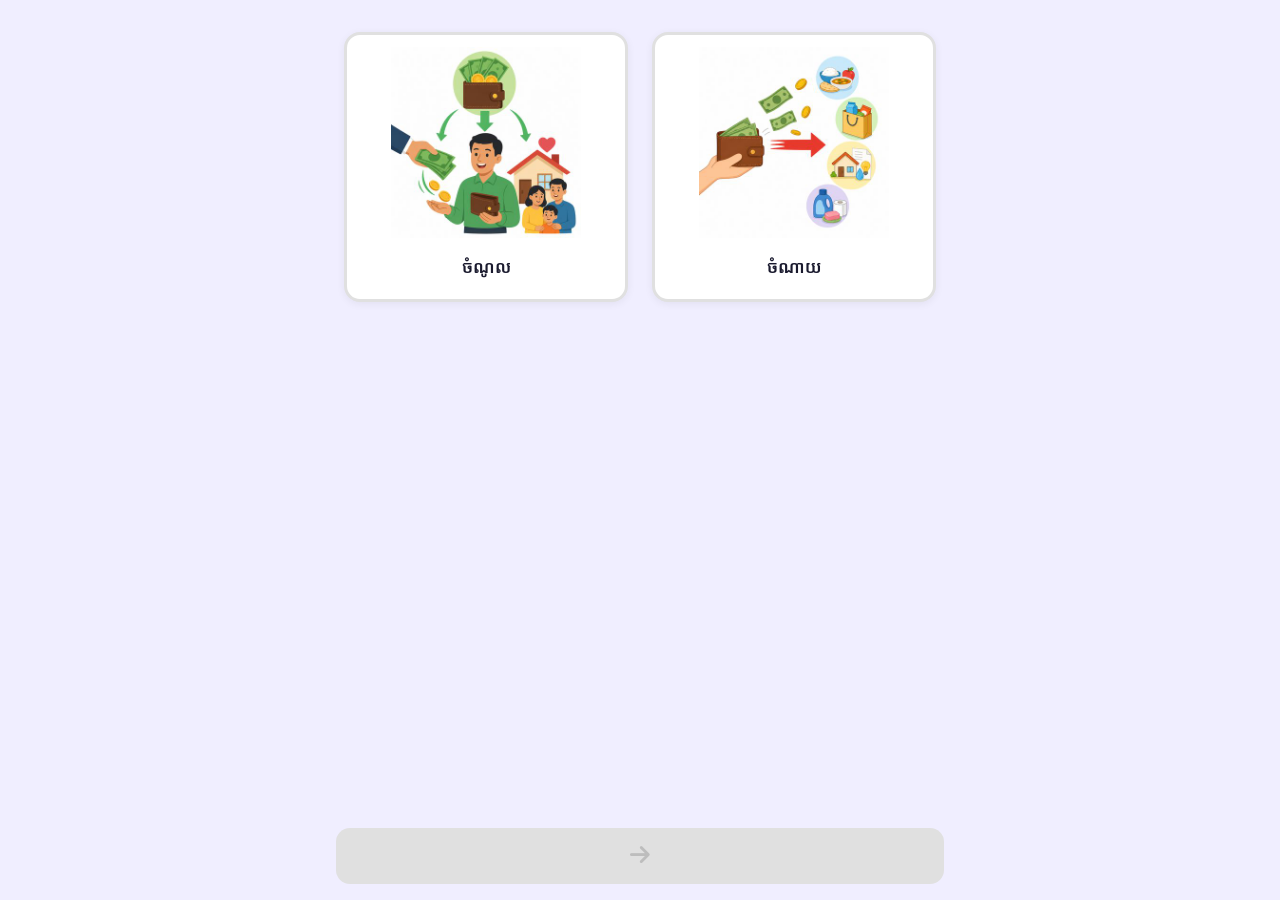
<file: index.html>
<!DOCTYPE html>
<html lang="km">
<head>
  <meta charset="UTF-8">
  <meta name="viewport" content="width=device-width, initial-scale=1.0, viewport-fit=cover">
  <meta name="theme-color" content="#F0EEFF">
  <meta name="apple-mobile-web-app-capable" content="yes">
  <meta name="apple-mobile-web-app-status-bar-style" content="default">
  <link rel="apple-touch-icon" href="icon-512.png">
  <link rel="manifest" href="manifest.json">
  <title>ម៉ែមាលាចំណូលចំណាយ</title>
  <link rel="icon" href="favicon.png" type="image/png">
  <link rel="preconnect" href="https://fonts.googleapis.com">
  <link rel="preconnect" href="https://fonts.gstatic.com" crossorigin>
  <link href="https://fonts.googleapis.com/css2?family=Noto+Sans+Khmer:wght@400;500;600;700&display=swap" rel="stylesheet">
  <link rel="stylesheet" href="https://cdnjs.cloudflare.com/ajax/libs/font-awesome/6.5.1/css/all.min.css">
  <link rel="stylesheet" href="style.css">
</head>
<body>
  <div id="pendingBanner" class="pending-banner" onclick="retryPending()">
    <i class="fa-solid fa-cloud-upload-alt"></i>
    <span id="pendingText">កំពុងរង់ចាំដាក់ស្នើ <span id="pendingCount">0</span> ប្រតិបត្តិការ — ចុចដើម្បីដាក់ស្នើ</span>
  </div>
  <!-- Page 1: Selection -->
  <div class="page page-selection active">
    <div class="container">
      <section class="selection" role="radiogroup" aria-label="ជ្រើសរើសប្រភេទចំណូល">
        <div class="card" tabindex="0" role="radio" aria-checked="false" data-value="income">
          <span class="card-check-badge" aria-hidden="true">
            <svg viewBox="0 0 24 24" fill="none"><path d="M5 13l4 4L19 7" stroke="currentColor" stroke-width="3" stroke-linecap="round" stroke-linejoin="round"/></svg>
          </span>
          <div class="card-image">
            <img src="images/ចំណូល.jpg" alt="ចំណូល" loading="lazy">
          </div>
          <p class="card-label">ចំណូល</p>
        </div>

        <div class="card" tabindex="0" role="radio" aria-checked="false" data-value="expense">
          <span class="card-check-badge" aria-hidden="true">
            <svg viewBox="0 0 24 24" fill="none"><path d="M5 13l4 4L19 7" stroke="currentColor" stroke-width="3" stroke-linecap="round" stroke-linejoin="round"/></svg>
          </span>
          <div class="card-image">
            <img src="images/ចំណាយ.jpg" alt="ចំណាយ" loading="lazy">
          </div>
          <p class="card-label">ចំណាយ</p>
        </div>
      </section>
    </div>

    <footer class="sticky-footer">
      <button class="btn-continue" id="btnContinue" disabled aria-label="បន្ត">
        <i class="fa-solid fa-arrow-right btn-icon"></i>
      </button>
    </footer>
  </div>

  <script src="script.js"></script>
</body>
</html>
</file>
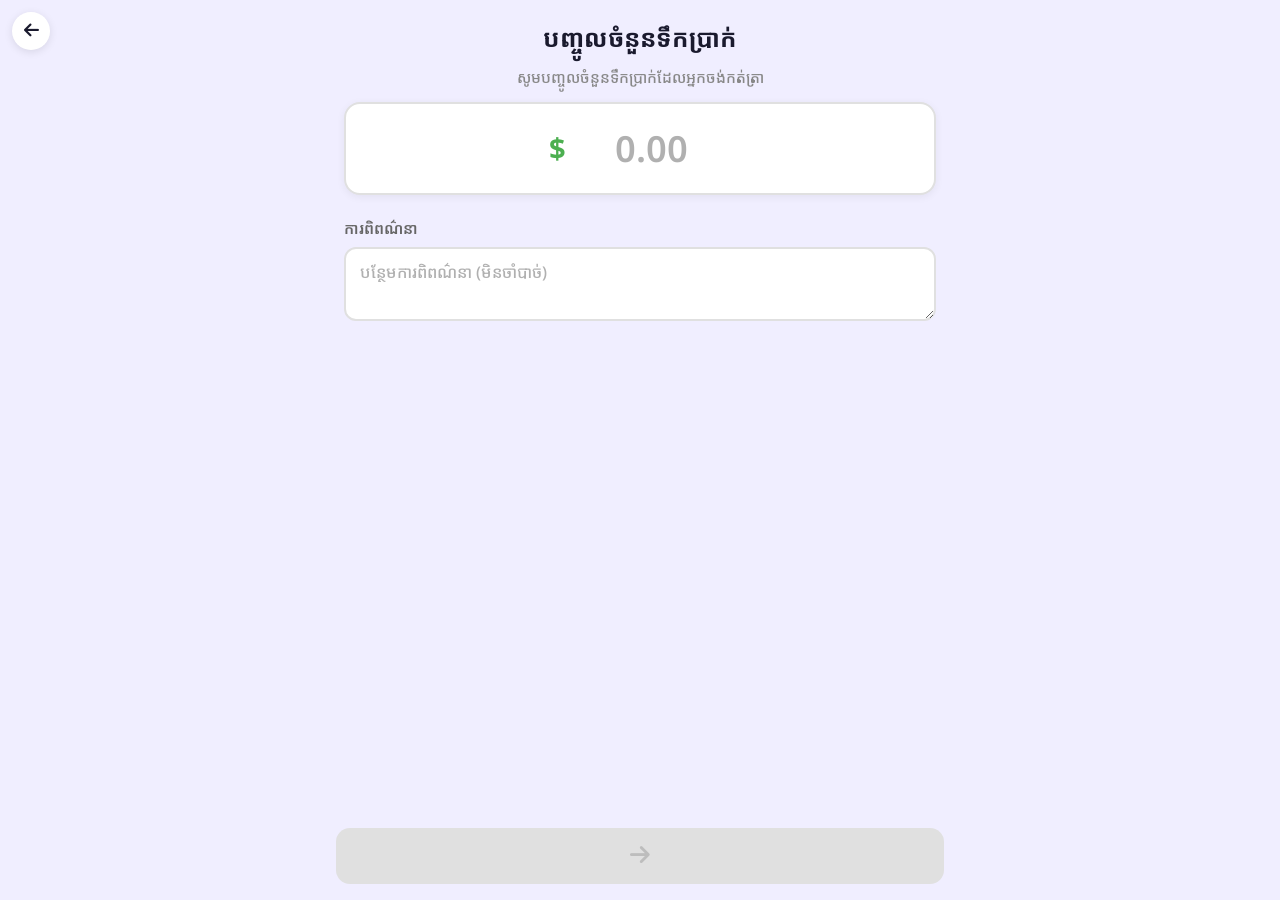
<file: amount.html>
<!DOCTYPE html>
<html lang="km">
<head>
  <meta charset="UTF-8">
  <meta name="viewport" content="width=device-width, initial-scale=1.0, viewport-fit=cover">
  <meta name="theme-color" content="#F0EEFF">
  <meta name="apple-mobile-web-app-capable" content="yes">
  <meta name="apple-mobile-web-app-status-bar-style" content="default">
  <link rel="apple-touch-icon" href="icon-512.png">
  <link rel="manifest" href="manifest.json">
  <title>បញ្ចូលចំនួនទឹកប្រាក់</title>
  <link rel="icon" href="favicon.png" type="image/png">
  <link rel="preconnect" href="https://fonts.googleapis.com">
  <link rel="preconnect" href="https://fonts.gstatic.com" crossorigin>
  <link href="https://fonts.googleapis.com/css2?family=Noto+Sans+Khmer:wght@400;500;600;700&display=swap" rel="stylesheet">
  <link rel="stylesheet" href="https://cdnjs.cloudflare.com/ajax/libs/font-awesome/6.5.1/css/all.min.css">
  <link rel="stylesheet" href="style.css">
</head>
<body>
  <button class="back-btn" id="backBtn" aria-label="ត្រឡប់ក្រោយ"><i class="fa-solid fa-arrow-left"></i></button>
  <div class="main">
  <h1>បញ្ចូលចំនួនទឹកប្រាក់</h1>
  <p class="subtitle">សូមបញ្ចូលចំនួនទឹកប្រាក់ដែលអ្នកចង់កត់ត្រា</p>

  <div class="content">
    <div class="amount-card">
      <div class="amount-input-wrap">
        <span class="amount-currency" id="currencySymbol">$</span>
        <input class="amount-input" id="amountInput" type="number" inputmode="decimal" placeholder="0.00" min="0" step="0.01">
      </div>
    </div>
    <div class="amount-note-wrap">
      <label for="noteInput">ការពិពណ៌នា</label>
      <textarea class="amount-note" id="noteInput" placeholder="បន្ថែមការពិពណ៌នា (មិនចាំបាច់)" rows="2"></textarea>
    </div>
  </div>
</div>

  <!-- Sticky Footer -->
  <footer class="sticky-footer">
    <button class="btn-continue" id="btnContinue" disabled>
      <i class="fa-solid fa-arrow-right btn-icon"></i>
    </button>
  </footer>

  <div id="statusOverlay" class="status-overlay">
    <div class="status-box">
      <div class="status-icon" id="statusIcon"><i class="fa-solid fa-check"></i></div>
      <div class="status-text" id="statusText">រក្សាទុកដោយជោគជ័យ</div>
    </div>
  </div>

  <script>
    // ── CONFIG ──
    const APPS_SCRIPT_URL = 'https://script.google.com/macros/s/AKfycbyeZqRIvY-IlkhADZQJNwMf-NU87p4HoWqMqpaA9r6SXOTaqmsfdn0jSHTZofUb_a1v/exec';

    const CATEGORY_LABELS = {
      salary: 'ប្រាក់ខែ', weekly: 'សប្តាហ៍', additional: 'ចំណូលបន្ថែម',
      household: 'ចំណាយក្នុងផ្ទះ', children: 'ចំណាយសម្រាប់កូន',
      personal: 'ចំណាយផ្ទាល់ខ្លួន', business: 'ចំណាយអាជីវកម្ម',
      debt: 'បំណុល', irregular: 'ចំណាយមិនទៀងទាត់',
      travel: 'ការធ្វើដំណើរ និងយានយន្ត'
    };

    let submitting = false;

    document.addEventListener('DOMContentLoaded', () => {
      const symbol = document.getElementById('currencySymbol');
      const input = document.getElementById('amountInput');
      const btn = document.getElementById('btnContinue');
      const overlay = document.getElementById('statusOverlay');
      const currencies = { USD: { symbol: '$', placeholder: '0.00', step: '0.01' }, KHR: { symbol: '៛', placeholder: '0', step: '1' } };
      let currency = 'USD';

      try {
        const saved = JSON.parse(localStorage.getItem('selectedCurrency'));
        if (saved && saved.currency && currencies[saved.currency]) currency = saved.currency;
      } catch (_) {}

      const cfg = currencies[currency];
      symbol.textContent = cfg.symbol;
      input.placeholder = cfg.placeholder;
      input.step = cfg.step;

      input.addEventListener('input', () => {
        btn.disabled = !(parseFloat(input.value) > 0);
      });

      document.getElementById('backBtn').addEventListener('click', () => {
        window.location.href = 'currency.html';
      });

      btn.addEventListener('click', async () => {
        if (submitting) return;
        const val = parseFloat(input.value);
        if (!(val > 0)) return;

        submitting = true;
        btn.disabled = true;
        const origHTML = btn.innerHTML;
        btn.innerHTML = '<i class="fa-solid fa-spinner fa-spin"></i> កំពុងរក្សាទុក...';

        // Collect all data
        const incomeType = localStorage.getItem('selectedIncomeType');
        const expenseType = localStorage.getItem('selectedExpenseType');
        const isIncome = !!incomeType;
        const payload = {
          requestId: Date.now().toString(36) + '-' + Math.random().toString(36).slice(2, 8),
          type: isIncome ? 'income' : 'expense',
          category: isIncome ? incomeType : (expenseType || ''),
          categoryLabel: CATEGORY_LABELS[isIncome ? incomeType : (expenseType || '')] || '',
          subCategory: localStorage.getItem('selectedSubCategory') || '',
          payment: localStorage.getItem('selectedPayment') || '',
          currency: currency,
          amount: val,
          note: document.getElementById('noteInput').value.trim(),
          _savedAt: new Date().toISOString()
        };

        // Save locally (backup)
        const txnKey = 'txn_' + Date.now() + '_' + Math.random().toString(36).slice(2, 6);
        localStorage.setItem(txnKey, JSON.stringify(payload));
        localStorage.setItem('lastTransaction', JSON.stringify(payload));

        // Send to Google Sheets (text/plain = no CORS preflight)
        try {
          const res = await fetch(APPS_SCRIPT_URL, {
            method: 'POST',
            mode: 'no-cors',
            headers: { 'Content-Type': 'text/plain;charset=utf-8' },
            body: JSON.stringify(payload),
            redirect: 'follow'
          });
          // With no-cors we can't read response, but no throw = request sent
          markSynced(txnKey);
          showStatus(overlay, true, 'រក្សាទុកដោយជោគជ័យ');
        } catch (err) {
          // Network error — keep as pending for retry
          renamePending(txnKey);
          showStatus(overlay, false, 'រក្សាទុកក្នុងម៉ាស៊ីនរួច (គ្មានអ៊ីនធឺណិត)');
        }

        // Clear selections for next entry
        ['selectedIncomeType', 'selectedExpenseType', 'selectedSubCategory',
         'selectedPayment', 'selectedCurrency', 'enteredAmount'].forEach(
          k => localStorage.removeItem(k)
        );

        btn.innerHTML = origHTML;
        setTimeout(() => { window.location.href = 'index.html'; }, 2000);
      });
    });

    function markSynced(key) {
      try {
        const data = JSON.parse(localStorage.getItem(key) || '{}');
        data._synced = true;
        localStorage.setItem(key, JSON.stringify(data));
      } catch (_) {}
    }

    function renamePending(key) {
      try {
        const data = localStorage.getItem(key);
        if (data) {
          localStorage.removeItem(key);
          localStorage.setItem('pending_' + key.slice(4), data);
        }
      } catch (_) {}
    }

    function showStatus(overlay, success, text) {
      const icon = document.getElementById('statusIcon');
      const msg = document.getElementById('statusText');
      icon.innerHTML = success
        ? '<i class="fa-solid fa-check-circle" style="font-size:3rem;color:#fff;"></i>'
        : '<i class="fa-solid fa-exclamation-circle" style="font-size:3rem;color:#fff;"></i>';
      msg.textContent = text;
      overlay.style.background = success ? 'var(--color-primary)' : '#FF9800';
      overlay.style.display = 'flex';
      overlay.style.opacity = '0';
      requestAnimationFrame(() => { overlay.style.opacity = '1'; });
    }
  </script>
</body>
</html>
</file>
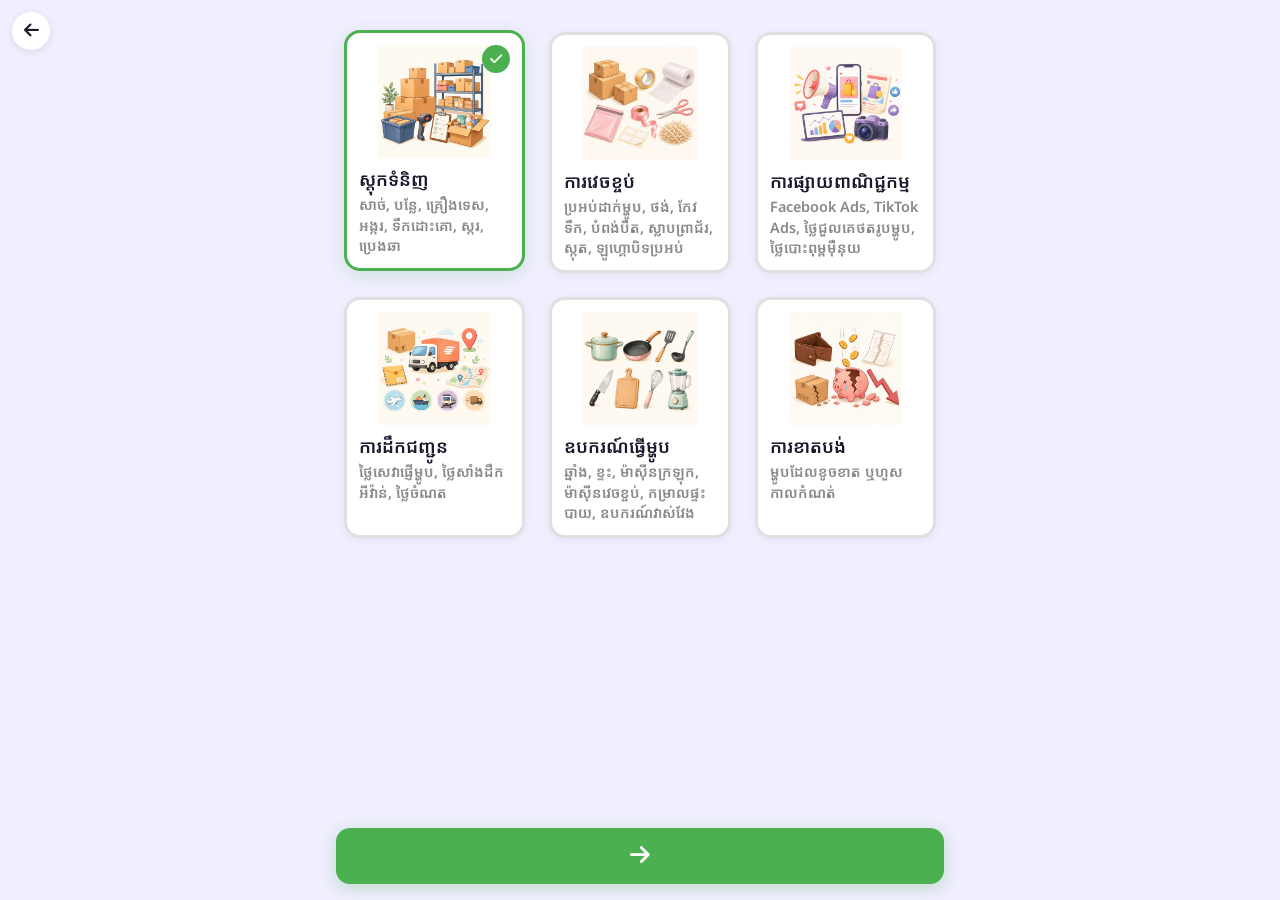
<file: business_expense.html>
<!DOCTYPE html>
<html lang="km">
<head>
  <meta charset="UTF-8">
  <meta name="viewport" content="width=device-width, initial-scale=1.0, viewport-fit=cover">
  <meta name="theme-color" content="#F0EEFF">
  <meta name="apple-mobile-web-app-capable" content="yes">
  <meta name="apple-mobile-web-app-status-bar-style" content="default">
  <link rel="apple-touch-icon" href="icon-512.png">
  <link rel="manifest" href="manifest.json">
  <title>ចំណាយអាជីវកម្ម</title>
  <link rel="icon" href="favicon.png" type="image/png">
  <link rel="preconnect" href="https://fonts.googleapis.com">
  <link rel="preconnect" href="https://fonts.gstatic.com" crossorigin>
  <link href="https://fonts.googleapis.com/css2?family=Noto+Sans+Khmer:wght@400;500;600;700&display=swap" rel="stylesheet">
  <link rel="stylesheet" href="https://cdnjs.cloudflare.com/ajax/libs/font-awesome/6.5.1/css/all.min.css">
  <link rel="stylesheet" href="style.css">
</head>
<body>
  <button class="back-btn" id="backBtn" aria-label="ត្រឡប់ក្រោយ"><i class="fa-solid fa-arrow-left"></i></button>
  <div class="page page-sub active">
    <div class="container">
      <div class="sub-grid">
        <div class="sub-card selected" tabindex="0" data-value="inventory">
          <span class="sub-card-check"><i class="fa-solid fa-check"></i></span>
          <div class="sub-card-image">
            <img loading="lazy" src="images/business_expense/business_inventory.jpg" alt="">
          </div>
          <div class="sub-card-title">ស្តុកទំនិញ</div>
          <div class="sub-card-examples">សាច់, បន្លែ, គ្រឿងទេស, អង្ករ, ទឹកដោះគោ, ស្ករ, ប្រេងឆា </div>
        </div>

        <div class="sub-card" tabindex="0" data-value="packaging">
          <span class="sub-card-check"><i class="fa-solid fa-check"></i></span>
          <div class="sub-card-image">
            <img loading="lazy" src="images/business_expense/business_packaging.jpg" alt="">
          </div>
          <div class="sub-card-title">ការវេចខ្ចប់</div>
          <div class="sub-card-examples">ប្រអប់ដាក់ម្ហូប, ថង់, កែវទឹក, បំពង់បឺត, ស្លាបព្រាជ័រ, ស្កុត, ឡូហ្គោបិទប្រអប់</div>
        </div>

        <div class="sub-card" tabindex="0" data-value="marketing">
          <span class="sub-card-check"><i class="fa-solid fa-check"></i></span>
          <div class="sub-card-image">
            <img loading="lazy" src="images/business_expense/business_marketing.jpg" alt="">
          </div>
          <div class="sub-card-title">ការផ្សាយពាណិជ្ជកម្ម</div>
          <div class="sub-card-examples">Facebook Ads, TikTok Ads, ថ្លៃជួលគេថតរូបម្ហូប, ថ្លៃបោះពុម្ពម៉ឺនុយ</div>
        </div>

        <div class="sub-card" tabindex="0" data-value="delivery">
          <span class="sub-card-check"><i class="fa-solid fa-check"></i></span>
          <div class="sub-card-image">
            <img loading="lazy" src="images/business_expense/business_delivery.jpg" alt="">
          </div>
          <div class="sub-card-title">ការដឹកជញ្ជូន</div>
          <div class="sub-card-examples">ថ្លៃសេវាផ្ញើម្ហូប, ថ្លៃសាំងដឹកអីវ៉ាន់, ថ្លៃចំណត</div>
        </div>

        <div class="sub-card" tabindex="0" data-value="equipment">
          <span class="sub-card-check"><i class="fa-solid fa-check"></i></span>
          <div class="sub-card-image">
            <img loading="lazy" src="images/business_expense/business_equipment.jpg" alt="">
          </div>
          <div class="sub-card-title">ឧបករណ៍ធ្វើម្ហូប</div>
          <div class="sub-card-examples">ឆ្នាំង, ខ្ទះ, ម៉ាស៊ីនក្រឡុក, ម៉ាស៊ីនវេចខ្ចប់, កម្រាលផ្ទះបាយ, ឧបករណ៍វាស់វែង</div>
        </div>

        <div class="sub-card" tabindex="0" data-value="losses">
          <span class="sub-card-check"><i class="fa-solid fa-check"></i></span>
          <div class="sub-card-image">
            <img loading="lazy" src="images/business_expense/business_losses.jpg" alt="">
          </div>
          <div class="sub-card-title">ការខាតបង់</div>
          <div class="sub-card-examples">ម្ហូបដែលខូចខាត ឬហួសកាលកំណត់</div>
        </div>
      </div>
    </div>

    <footer class="sticky-footer">
      <button class="btn-continue" id="btnContinue">
        <i class="fa-solid fa-arrow-right btn-icon"></i>
      </button>
    </footer>
  </div>

  <script>
    document.addEventListener('DOMContentLoaded', () => {
      const cards = document.querySelectorAll('.sub-card');
      const btn = document.getElementById('btnContinue');
      let selected = 'inventory';

      cards.forEach(card => {
        card.addEventListener('click', () => selectCard(card));
        card.addEventListener('keydown', e => {
          if (e.key === 'Enter' || e.key === ' ') {
            e.preventDefault();
            selectCard(card);
          }
        });
      });

      function selectCard(card) {
        cards.forEach(c => c.classList.remove('selected'));
        card.classList.add('selected');
        card.focus();
        selected = card.dataset.value;
      }

      document.getElementById('backBtn').addEventListener('click', () => {
        window.location.href = 'expense.html';
      });

      btn.addEventListener('click', () => {
        localStorage.setItem('expenseBack', 'expense.html');
        localStorage.setItem('selectedSubCategory', selected);
        window.location.href = 'payment.html';
      });
    });
  </script>
</body>
</html>
</file>
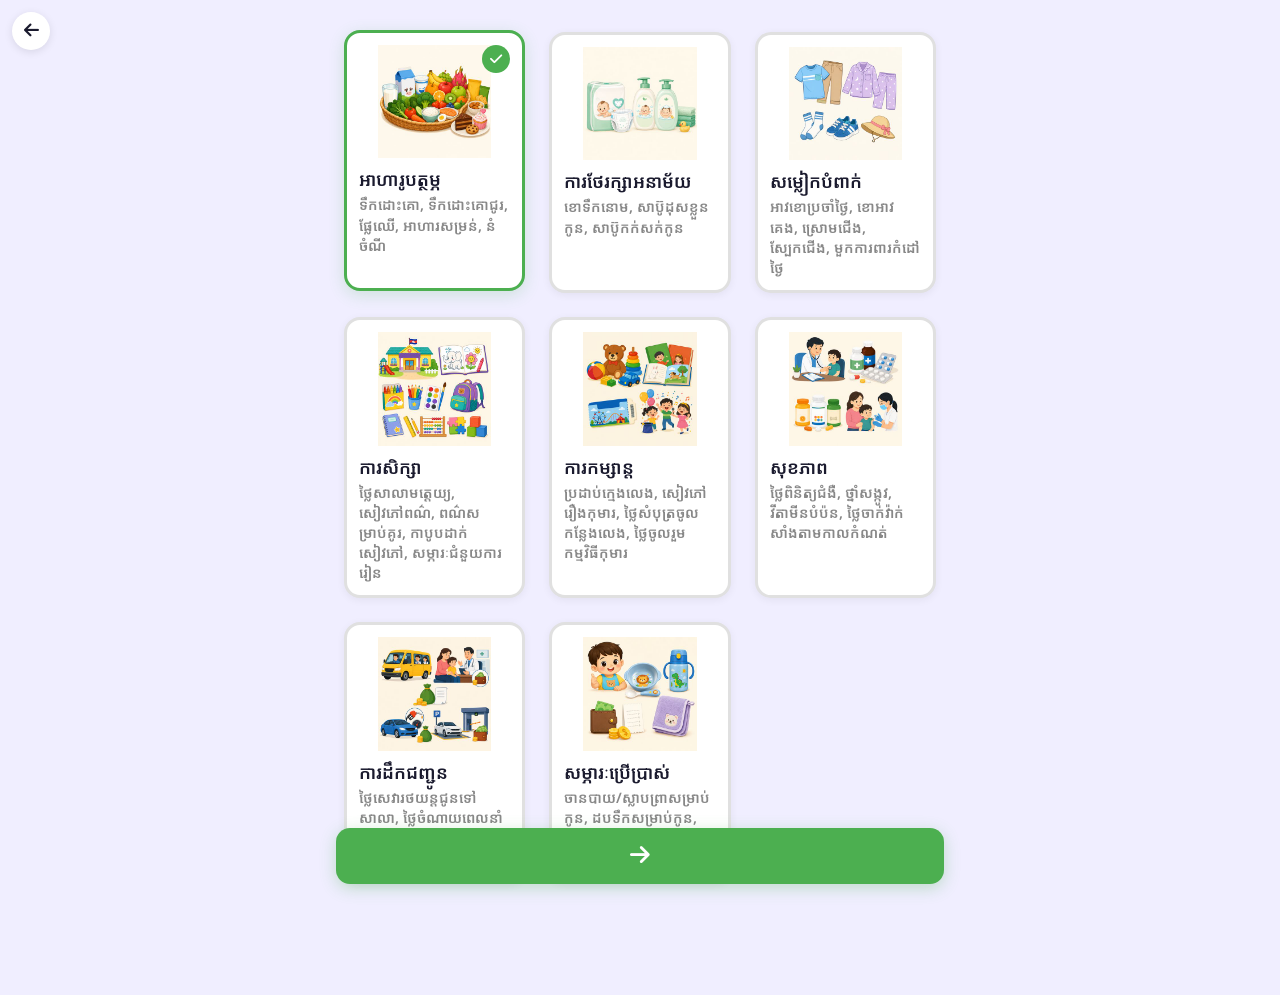
<file: children_expense.html>
<!DOCTYPE html>
<html lang="km">
<head>
  <meta charset="UTF-8">
  <meta name="viewport" content="width=device-width, initial-scale=1.0, viewport-fit=cover">
  <meta name="theme-color" content="#F0EEFF">
  <meta name="apple-mobile-web-app-capable" content="yes">
  <meta name="apple-mobile-web-app-status-bar-style" content="default">
  <link rel="apple-touch-icon" href="icon-512.png">
  <link rel="manifest" href="manifest.json">
  <title>ចំណាយសម្រាប់កូន</title>
  <link rel="icon" href="favicon.png" type="image/png">
  <link rel="preconnect" href="https://fonts.googleapis.com">
  <link rel="preconnect" href="https://fonts.gstatic.com" crossorigin>
  <link href="https://fonts.googleapis.com/css2?family=Noto+Sans+Khmer:wght@400;500;600;700&display=swap" rel="stylesheet">
  <link rel="stylesheet" href="https://cdnjs.cloudflare.com/ajax/libs/font-awesome/6.5.1/css/all.min.css">
  <link rel="stylesheet" href="style.css">
</head>
<body>
  <button class="back-btn" id="backBtn" aria-label="ត្រឡប់ក្រោយ"><i class="fa-solid fa-arrow-left"></i></button>
  <div class="page page-sub active">
    <div class="container">
      <div class="sub-grid">
        <div class="sub-card selected" tabindex="0" data-value="nutrition">
          <span class="sub-card-check"><i class="fa-solid fa-check"></i></span>
          <div class="sub-card-image">
            <img loading="lazy" src="images/children_expense/nutrition.jpg" alt="">
          </div>
          <div class="sub-card-title">អាហារូបត្ថម្ភ</div>
          <div class="sub-card-examples">ទឹកដោះគោ, ទឹកដោះគោជូរ, ផ្លែឈើ, អាហារសម្រន់, នំចំណី</div>
        </div>

        <div class="sub-card" tabindex="0" data-value="hygiene">
          <span class="sub-card-check"><i class="fa-solid fa-check"></i></span>
          <div class="sub-card-image">
            <img loading="lazy" src="images/children_expense/children_hygiene.jpg" alt="">
          </div>
          <div class="sub-card-title">ការថែរក្សាអនាម័យ</div>
          <div class="sub-card-examples">ខោទឹកនោម, សាប៊ូដុសខ្លួនកូន, សាប៊ូកក់សក់កូន</div>
        </div>

        <div class="sub-card" tabindex="0" data-value="clothing">
          <span class="sub-card-check"><i class="fa-solid fa-check"></i></span>
          <div class="sub-card-image">
            <img loading="lazy" src="images/children_expense/children_clothing.jpg" alt="">
          </div>
          <div class="sub-card-title">សម្លៀកបំពាក់</div>
          <div class="sub-card-examples">អាវខោប្រចាំថ្ងៃ, ខោអាវគេង, ស្រោមជើង, ស្បែកជើង, មួកការពារកំដៅថ្ងៃ</div>
        </div>

        <div class="sub-card" tabindex="0" data-value="education">
          <span class="sub-card-check"><i class="fa-solid fa-check"></i></span>
          <div class="sub-card-image">
            <img loading="lazy" src="images/children_expense/children_education.jpg" alt="">
          </div>
          <div class="sub-card-title">ការសិក្សា</div>
          <div class="sub-card-examples">ថ្លៃសាលាមត្តេយ្យ, សៀវភៅពណ៌, ពណ៌សម្រាប់គូរ, កាបូបដាក់សៀវភៅ, សម្ភារៈជំនួយការរៀន</div>
        </div>

        <div class="sub-card" tabindex="0" data-value="entertainment">
          <span class="sub-card-check"><i class="fa-solid fa-check"></i></span>
          <div class="sub-card-image">
            <img loading="lazy" src="images/children_expense/children_entertainment.jpg" alt="">
          </div>
          <div class="sub-card-title">ការកម្សាន្ត</div>
          <div class="sub-card-examples">ប្រដាប់ក្មេងលេង, សៀវភៅរឿងកុមារ, ថ្លៃសំបុត្រចូលកន្លែងលេង, ថ្លៃចូលរួមកម្មវិធីកុមារ</div>
        </div>

        <div class="sub-card" tabindex="0" data-value="health">
          <span class="sub-card-check"><i class="fa-solid fa-check"></i></span>
          <div class="sub-card-image">
            <img loading="lazy" src="images/children_expense/children_health.jpg" alt="">
          </div>
          <div class="sub-card-title">សុខភាព</div>
          <div class="sub-card-examples">ថ្លៃពិនិត្យជំងឺ, ថ្នាំសង្កូវ, វីតាមីនបំប៉ន, ថ្លៃចាក់វ៉ាក់សាំងតាមកាលកំណត់</div>
        </div>

        <div class="sub-card" tabindex="0" data-value="transport">
          <span class="sub-card-check"><i class="fa-solid fa-check"></i></span>
          <div class="sub-card-image">
            <img loading="lazy" src="images/children_expense/children_transport.jpg" alt="">
          </div>
          <div class="sub-card-title">ការដឹកជញ្ជូន</div>
          <div class="sub-card-examples">ថ្លៃសេវារថយន្តជូនទៅសាលា, ថ្លៃចំណាយពេលនាំកូនទៅជួបគ្រូពេទ្យ</div>
        </div>

        <div class="sub-card" tabindex="0" data-value="supplies">
          <span class="sub-card-check"><i class="fa-solid fa-check"></i></span>
          <div class="sub-card-image">
            <img loading="lazy" src="images/children_expense/children_supplies.jpg" alt="">
          </div>
          <div class="sub-card-title">សម្ភារៈប្រើប្រាស់</div>
          <div class="sub-card-examples">ចានបាយ/ស្លាបព្រាសម្រាប់កូន, ដបទឹកសម្រាប់កូន, កន្សែងជូតមុខកូន, សិតសក់កូន</div>
        </div>
      </div>
    </div>

    <footer class="sticky-footer">
      <button class="btn-continue" id="btnContinue">
        <i class="fa-solid fa-arrow-right btn-icon"></i>
      </button>
    </footer>
  </div>

  <script>
    document.addEventListener('DOMContentLoaded', () => {
      const cards = document.querySelectorAll('.sub-card');
      const btn = document.getElementById('btnContinue');
      let selected = 'nutrition';

      cards.forEach(card => {
        card.addEventListener('click', () => selectCard(card));
        card.addEventListener('keydown', e => {
          if (e.key === 'Enter' || e.key === ' ') {
            e.preventDefault();
            selectCard(card);
          }
        });
      });

      function selectCard(card) {
        cards.forEach(c => c.classList.remove('selected'));
        card.classList.add('selected');
        card.focus();
        selected = card.dataset.value;
      }

      document.getElementById('backBtn').addEventListener('click', () => {
        window.location.href = 'expense.html';
      });

      btn.addEventListener('click', () => {
        localStorage.setItem('expenseBack', 'expense.html');
        localStorage.setItem('selectedSubCategory', selected);
        window.location.href = 'payment.html';
      });
    });
  </script>
</body>
</html>
</file>
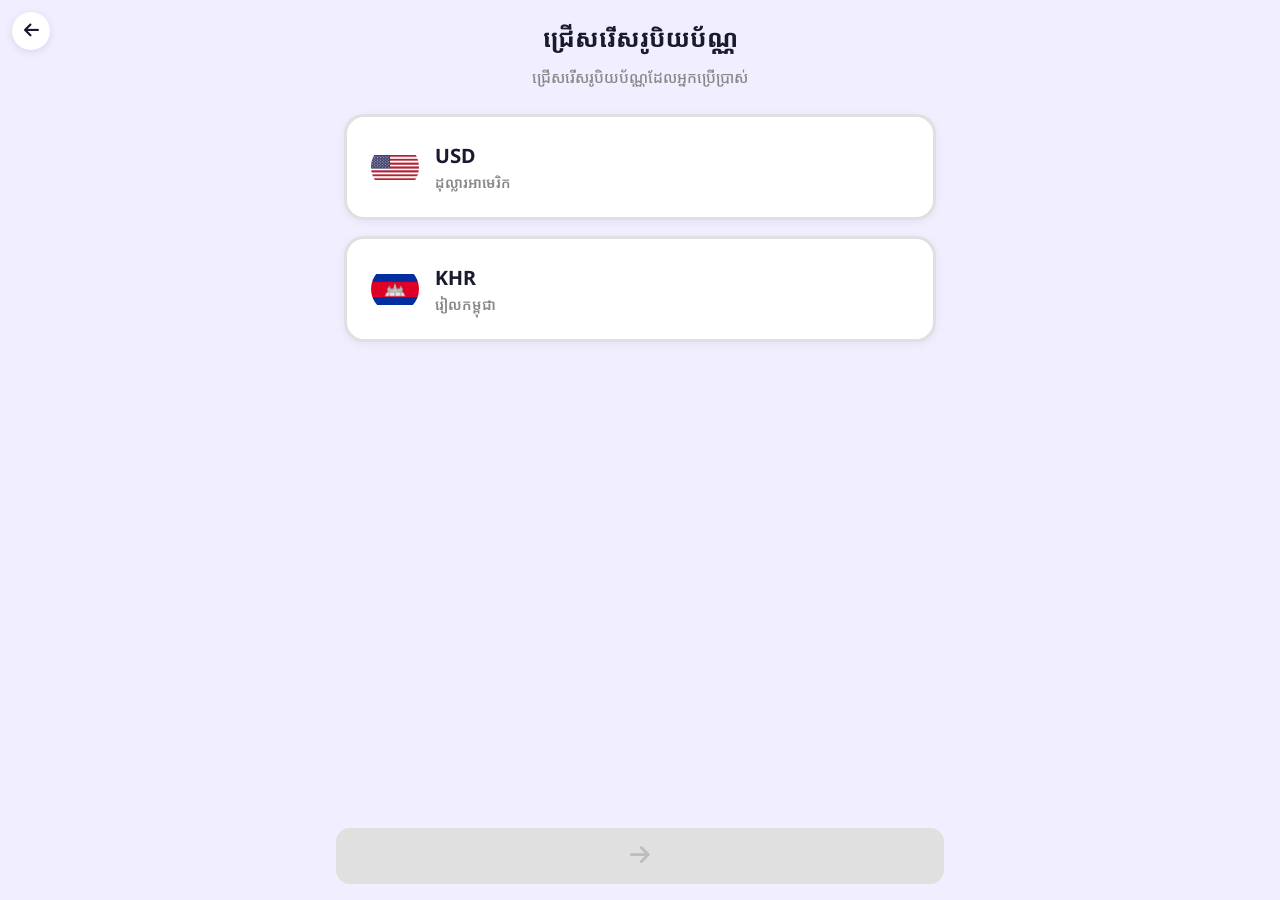
<file: currency.html>
<!DOCTYPE html>
<html lang="km">
<head>
  <meta charset="UTF-8">
  <meta name="viewport" content="width=device-width, initial-scale=1.0, viewport-fit=cover">
  <meta name="theme-color" content="#F0EEFF">
  <meta name="apple-mobile-web-app-capable" content="yes">
  <meta name="apple-mobile-web-app-status-bar-style" content="default">
  <link rel="apple-touch-icon" href="icon-512.png">
  <link rel="manifest" href="manifest.json">
  <title>ជ្រើសរើសរូបិយប័ណ្ណ</title>
  <link rel="icon" href="favicon.png" type="image/png">
  <link rel="preconnect" href="https://fonts.googleapis.com">
  <link rel="preconnect" href="https://fonts.gstatic.com" crossorigin>
  <link href="https://fonts.googleapis.com/css2?family=Noto+Sans+Khmer:wght@400;500;600;700&display=swap" rel="stylesheet">
  <link rel="stylesheet" href="https://cdnjs.cloudflare.com/ajax/libs/font-awesome/6.5.1/css/all.min.css">
  <link rel="stylesheet" href="style.css">
</head>
<body>
  <button class="back-btn" id="backBtn" aria-label="ត្រឡប់ក្រោយ"><i class="fa-solid fa-arrow-left"></i></button>
  <div class="main">
  <h1>ជ្រើសរើសរូបិយប័ណ្ណ</h1>
  <p class="subtitle">ជ្រើសរើសរូបិយប័ណ្ណដែលអ្នកប្រើប្រាស់</p>

  <div class="content">
    <div class="currency-grid">
      <div class="currency-card" tabindex="0" data-currency="USD">
        <div class="currency-card-image">
          <img loading="lazy" src="images/flag-us.png" alt="USD">
        </div>
        <div class="currency-card-info">
          <div class="currency-card-symbol">USD</div>
          <div class="currency-card-name">ដុល្លារអាមេរិក</div>
        </div>
        <div class="currency-card-check"><i class="fa-solid fa-check"></i></div>
      </div>

      <div class="currency-card" tabindex="0" data-currency="KHR">
        <div class="currency-card-image">
          <img loading="lazy" src="images/flag-kh.png" alt="KHR">
        </div>
        <div class="currency-card-info">
          <div class="currency-card-symbol">KHR</div>
          <div class="currency-card-name">រៀលកម្ពុជា</div>
        </div>
        <div class="currency-card-check"><i class="fa-solid fa-check"></i></div>
      </div>
    </div>
  </div>
</div>

  <!-- Sticky Continue -->
  <footer class="sticky-footer">
    <button class="btn-continue" id="btnContinue" disabled>
      <i class="fa-solid fa-arrow-right btn-icon"></i>
    </button>
  </footer>

  <script>
    document.addEventListener('DOMContentLoaded', () => {
      const cards = document.querySelectorAll('.currency-card');
      const btn = document.getElementById('btnContinue');
      let selected = null;

      cards.forEach(card => {
        card.addEventListener('click', () => selectCard(card));
        card.addEventListener('keydown', e => {
          if (e.key === 'Enter' || e.key === ' ') {
            e.preventDefault();
            selectCard(card);
          }
        });
      });

      function selectCard(card) {
        cards.forEach(c => c.classList.remove('selected'));
        card.classList.add('selected');
        card.focus();
        selected = card.dataset.currency;
        btn.disabled = false;
      }

      document.getElementById('backBtn').addEventListener('click', () => {
        window.location.href = 'payment.html';
      });

      btn.addEventListener('click', () => {
        if (selected) {
          if (typeof localStorage !== 'undefined') {
            localStorage.setItem('selectedCurrency', JSON.stringify({ currency: selected }));
          }
          window.location.href = 'amount.html';
        }
      });
    });
  </script>
</body>
</html>
</file>
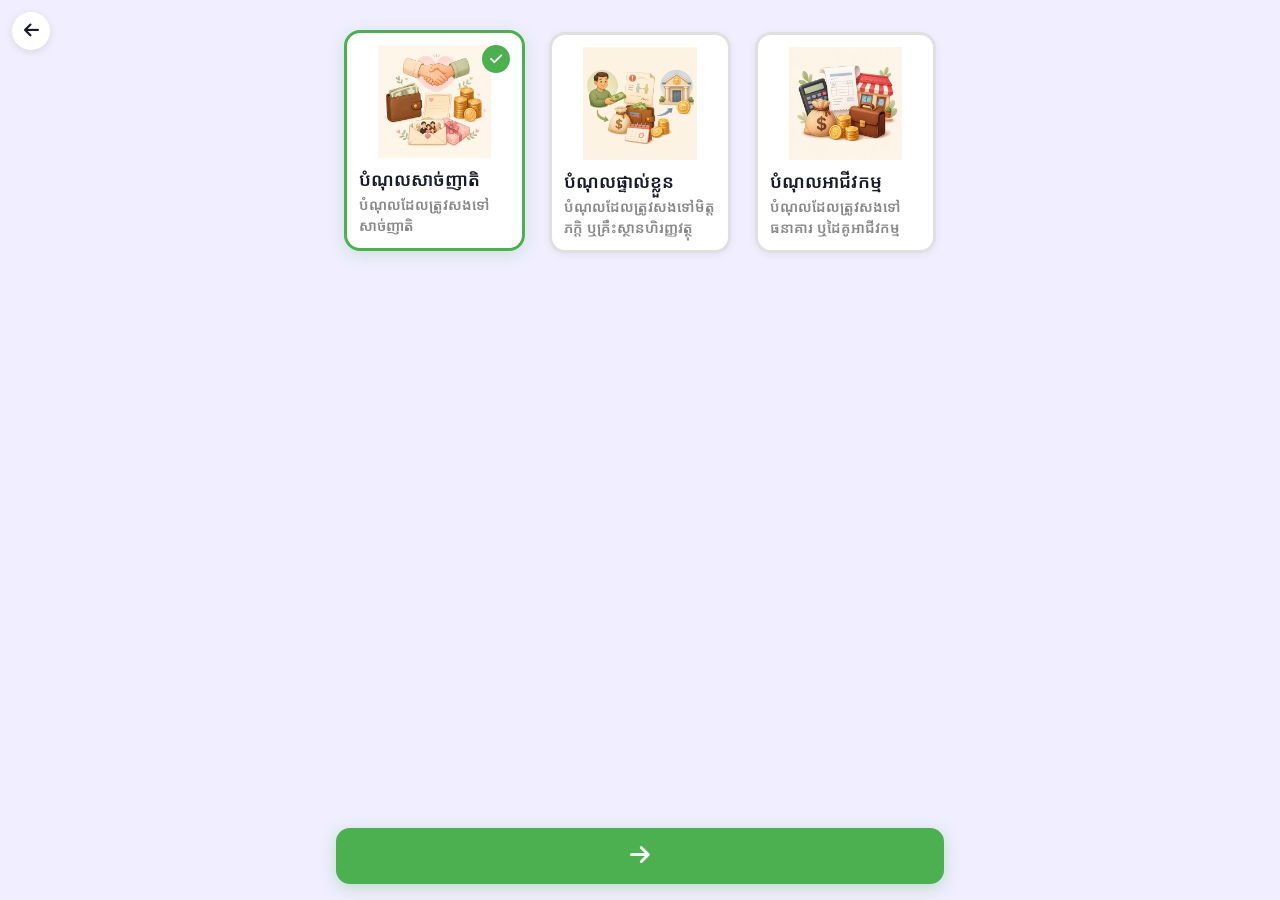
<file: debt_expense.html>
<!DOCTYPE html>
<html lang="km">
<head>
  <meta charset="UTF-8">
  <meta name="viewport" content="width=device-width, initial-scale=1.0, viewport-fit=cover">
  <meta name="theme-color" content="#F0EEFF">
  <meta name="apple-mobile-web-app-capable" content="yes">
  <meta name="apple-mobile-web-app-status-bar-style" content="default">
  <link rel="apple-touch-icon" href="icon-512.png">
  <link rel="manifest" href="manifest.json">
  <title>បំណុល</title>
  <link rel="icon" href="favicon.png" type="image/png">
  <link rel="preconnect" href="https://fonts.googleapis.com">
  <link rel="preconnect" href="https://fonts.gstatic.com" crossorigin>
  <link href="https://fonts.googleapis.com/css2?family=Noto+Sans+Khmer:wght@400;500;600;700&display=swap" rel="stylesheet">
  <link rel="stylesheet" href="https://cdnjs.cloudflare.com/ajax/libs/font-awesome/6.5.1/css/all.min.css">
  <link rel="stylesheet" href="style.css">
</head>
<body>
  <button class="back-btn" id="backBtn" aria-label="ត្រឡប់ក្រោយ"><i class="fa-solid fa-arrow-left"></i></button>
  <div class="page page-sub active">
    <div class="container">
      <div class="sub-grid">
        <div class="sub-card selected" tabindex="0" data-value="family_debt">
          <span class="sub-card-check"><i class="fa-solid fa-check"></i></span>
          <div class="sub-card-image">
            <img loading="lazy" src="images/debt_expense/debt_family.jpg" alt="">
          </div>
          <div class="sub-card-title">បំណុលសាច់ញាតិ</div>
          <div class="sub-card-examples">បំណុលដែលត្រូវសងទៅសាច់ញាតិ</div>
        </div>
        <div class="sub-card" tabindex="0" data-value="personal_debt">
          <span class="sub-card-check"><i class="fa-solid fa-check"></i></span>
          <div class="sub-card-image">
            <img loading="lazy" src="images/debt_expense/debt_personal.jpg" alt="">
          </div>
          <div class="sub-card-title">បំណុលផ្ទាល់ខ្លួន</div>
          <div class="sub-card-examples">បំណុលដែលត្រូវសងទៅមិត្តភក្តិ ឬគ្រឹះស្ថានហិរញ្ញវត្ថុ</div>
        </div>
        <div class="sub-card" tabindex="0" data-value="business_debt">
          <span class="sub-card-check"><i class="fa-solid fa-check"></i></span>
          <div class="sub-card-image">
            <img loading="lazy" src="images/debt_expense/debt_business.jpg" alt="">
          </div>
          <div class="sub-card-title">បំណុលអាជីវកម្ម</div>
          <div class="sub-card-examples">បំណុលដែលត្រូវសងទៅធនាគារ ឬដៃគូអាជីវកម្ម</div>
        </div>
      </div>
    </div>
    <footer class="sticky-footer">
      <button class="btn-continue" id="btnContinue">
        <i class="fa-solid fa-arrow-right btn-icon"></i>
      </button>
    </footer>
  </div>
  <script>
    document.addEventListener('DOMContentLoaded', () => {
      const cards = document.querySelectorAll('.sub-card');
      const btn = document.getElementById('btnContinue');
      let selected = 'family_debt';
      cards.forEach(card => {
        card.addEventListener('click', () => selectCard(card));
        card.addEventListener('keydown', e => { if (e.key === 'Enter' || e.key === ' ') { e.preventDefault(); selectCard(card); } });
      });
      function selectCard(card) { cards.forEach(c => c.classList.remove('selected')); card.classList.add('selected'); card.focus(); selected = card.dataset.value; }
      document.getElementById('backBtn').addEventListener('click', () => { window.location.href = 'expense.html'; });
      btn.addEventListener('click', () => { localStorage.setItem('expenseBack', 'expense.html'); localStorage.setItem('selectedSubCategory', selected); window.location.href = 'payment.html'; });
    });
  </script>
</body>
</html>
</file>
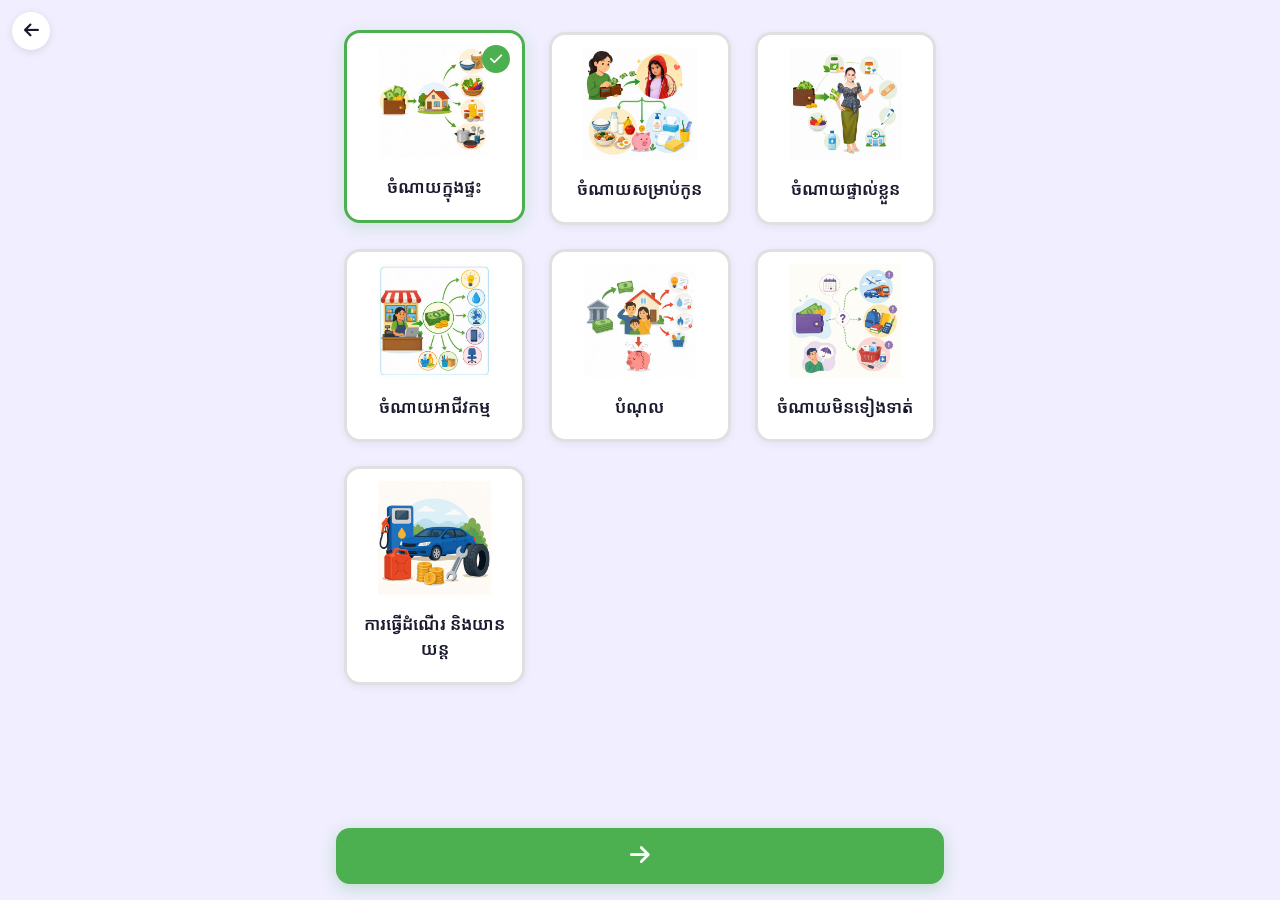
<file: expense.html>
<!DOCTYPE html>
<html lang="km">
<head>
  <meta charset="UTF-8">
  <meta name="viewport" content="width=device-width, initial-scale=1.0, viewport-fit=cover">
  <meta name="theme-color" content="#F0EEFF">
  <meta name="apple-mobile-web-app-capable" content="yes">
  <meta name="apple-mobile-web-app-status-bar-style" content="default">
  <link rel="apple-touch-icon" href="icon-512.png">
  <link rel="manifest" href="manifest.json">
  <title>ជ្រើសរើសចំណាយ</title>
  <link rel="icon" href="favicon.png" type="image/png">
  <link rel="preconnect" href="https://fonts.googleapis.com">
  <link rel="preconnect" href="https://fonts.gstatic.com" crossorigin>
  <link href="https://fonts.googleapis.com/css2?family=Noto+Sans+Khmer:wght@400;500;600;700&display=swap" rel="stylesheet">
  <link rel="stylesheet" href="https://cdnjs.cloudflare.com/ajax/libs/font-awesome/6.5.1/css/all.min.css">
  <link rel="stylesheet" href="style.css">
</head>
<body>
  <button class="back-btn" id="backBtn" aria-label="ត្រឡប់ក្រោយ"><i class="fa-solid fa-arrow-left"></i></button>
  <div class="page page-expense active">
    <div class="container">
      <div class="expense-grid">
        <div class="expense-card selected" tabindex="0" data-value="household">
          <span class="expense-card-check"><i class="fa-solid fa-check"></i></span>
          <div class="expense-card-image">
            <img src="images/sub/household.jpg" alt="ចំណាយក្នុងផ្ទះ" loading="lazy">
          </div>
          <p class="expense-card-label">ចំណាយក្នុងផ្ទះ</p>
        </div>

        <div class="expense-card" tabindex="0" data-value="children">
          <span class="expense-card-check"><i class="fa-solid fa-check"></i></span>
          <div class="expense-card-image">
            <img src="images/sub/children.jpg" alt="ចំណាយសម្រាប់កូន" loading="lazy">
          </div>
          <p class="expense-card-label">ចំណាយសម្រាប់កូន</p>
        </div>

        <div class="expense-card" tabindex="0" data-value="personal">
          <span class="expense-card-check"><i class="fa-solid fa-check"></i></span>
          <div class="expense-card-image">
            <img src="images/sub/personal.jpg" alt="ចំណាយផ្ទាល់ខ្លួន" loading="lazy">
          </div>
          <p class="expense-card-label">ចំណាយផ្ទាល់ខ្លួន</p>
        </div>

        <div class="expense-card" tabindex="0" data-value="business">
          <span class="expense-card-check"><i class="fa-solid fa-check"></i></span>
          <div class="expense-card-image">
            <img src="images/sub/business.jpg" alt="ចំណាយអាជីវកម្ម" loading="lazy">
          </div>
          <p class="expense-card-label">ចំណាយអាជីវកម្ម</p>
        </div>

        <div class="expense-card" tabindex="0" data-value="debt">
          <span class="expense-card-check"><i class="fa-solid fa-check"></i></span>
          <div class="expense-card-image">
            <img src="images/sub/debt.jpg" alt="បំណុល" loading="lazy">
          </div>
          <p class="expense-card-label">បំណុល</p>
        </div>

        <div class="expense-card" tabindex="0" data-value="irregular">
          <span class="expense-card-check"><i class="fa-solid fa-check"></i></span>
          <div class="expense-card-image">
            <img src="images/sub/irregular.jpg" alt="ចំណាយមិនទៀងទាត់" loading="lazy">
          </div>
          <p class="expense-card-label">ចំណាយមិនទៀងទាត់</p>
        </div>

        <div class="expense-card" tabindex="0" data-value="travel">
          <span class="expense-card-check"><i class="fa-solid fa-check"></i></span>
          <div class="expense-card-image">
            <img src="images/sub/travel.jpg" alt="ការធ្វើដំណើរ និងយានយន្ត" loading="lazy">
          </div>
          <p class="expense-card-label">ការធ្វើដំណើរ និងយានយន្ត</p>
        </div>
      </div>
    </div>

    <footer class="sticky-footer">
      <button class="btn-continue" id="btnContinue">
        <i class="fa-solid fa-arrow-right btn-icon"></i>
      </button>
    </footer>
  </div>

  <script>
    document.addEventListener('DOMContentLoaded', () => {
      const cards = document.querySelectorAll('.expense-card');
      const btn = document.getElementById('btnContinue');
      let selected = 'household';

      cards.forEach(card => {
        card.addEventListener('click', () => selectCard(card));
        card.addEventListener('keydown', e => {
          if (e.key === 'Enter' || e.key === ' ') {
            e.preventDefault();
            selectCard(card);
          }
        });
      });

      function selectCard(card) {
        cards.forEach(c => c.classList.remove('selected'));
        card.classList.add('selected');
        card.focus();
        selected = card.dataset.value;
      }

      const pageMap = {
        household: 'household_expense.html',
        children: 'children_expense.html',
        personal: 'personal_expense.html',
        business: 'business_expense.html',
        debt: 'debt_expense.html',
        irregular: 'irregular_expense.html',
        travel: 'travel_expense.html'
      };

      document.getElementById('backBtn').addEventListener('click', () => {
        window.location.href = 'index.html';
      });

      btn.addEventListener('click', () => {
        localStorage.setItem('selectedExpenseType', selected);
        window.location.href = pageMap[selected] || 'household_expense.html';
      });
    });
  </script>
</body>
</html>
</file>
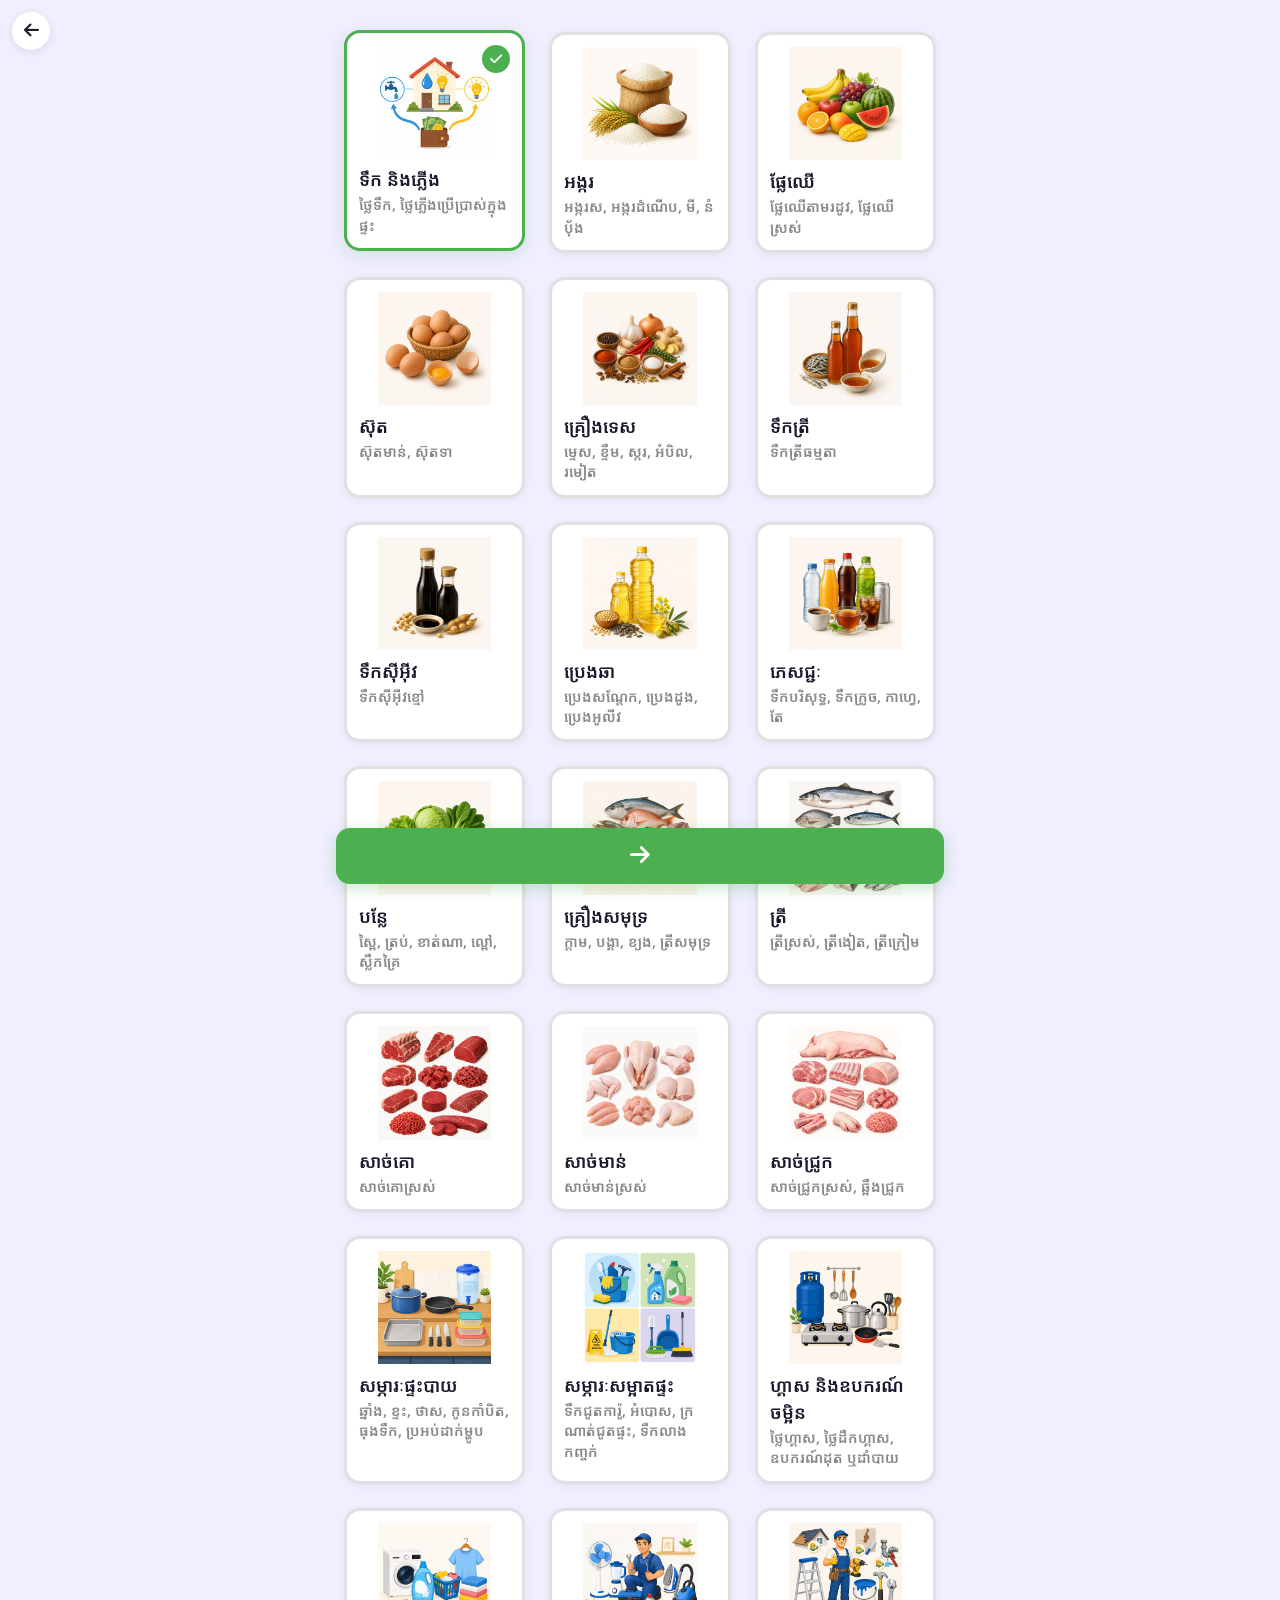
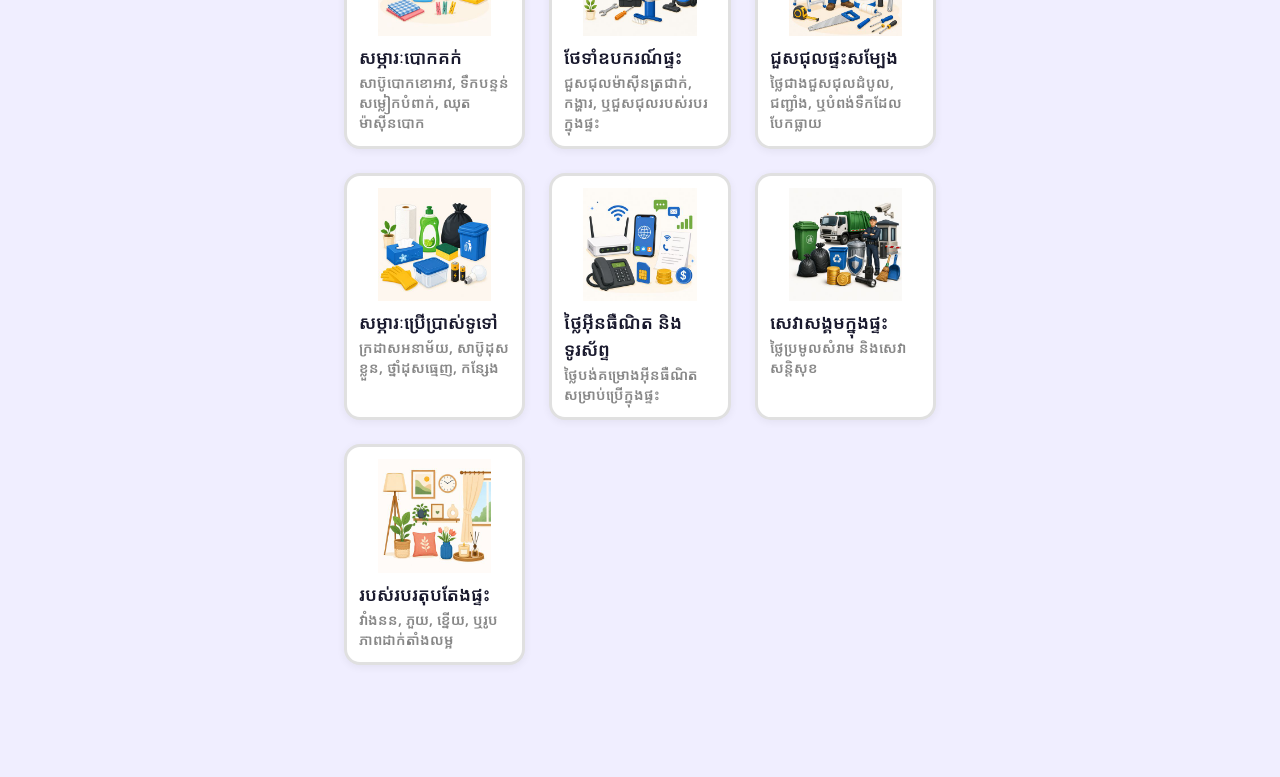
<file: household_expense.html>
<!DOCTYPE html>
<html lang="km">
<head>
  <meta charset="UTF-8">
  <meta name="viewport" content="width=device-width, initial-scale=1.0, viewport-fit=cover">
  <meta name="theme-color" content="#F0EEFF">
  <meta name="apple-mobile-web-app-capable" content="yes">
  <meta name="apple-mobile-web-app-status-bar-style" content="default">
  <link rel="apple-touch-icon" href="icon-512.png">
  <link rel="manifest" href="manifest.json">
  <title>ចំណាយក្នុងផ្ទះ</title>
  <link rel="icon" href="favicon.png" type="image/png">
  <link rel="preconnect" href="https://fonts.googleapis.com">
  <link rel="preconnect" href="https://fonts.gstatic.com" crossorigin>
  <link href="https://fonts.googleapis.com/css2?family=Noto+Sans+Khmer:wght@400;500;600;700&display=swap" rel="stylesheet">
  <link rel="stylesheet" href="https://cdnjs.cloudflare.com/ajax/libs/font-awesome/6.5.1/css/all.min.css">
  <link rel="stylesheet" href="style.css">
</head>
<body>
  <button class="back-btn" id="backBtn" aria-label="ត្រឡប់ក្រោយ"><i class="fa-solid fa-arrow-left"></i></button>
  <div class="page page-sub active">
    <div class="container">
      <div class="sub-grid">
        <div class="sub-card selected" tabindex="0" data-value="water_electric">
          <span class="sub-card-check"><i class="fa-solid fa-check"></i></span>
          <div class="sub-card-image">
            <img loading="lazy" src="images/household_expense/water_electric.jpg" alt="">
          </div>
          <div class="sub-card-title">ទឹក និងភ្លើង</div>
          <div class="sub-card-examples">ថ្លៃទឹក, ថ្លៃភ្លើងប្រើប្រាស់ក្នុងផ្ទះ</div>
        </div>

        <div class="sub-card" tabindex="0" data-value="rice">
          <span class="sub-card-check"><i class="fa-solid fa-check"></i></span>
          <div class="sub-card-image">
            <img loading="lazy" src="images/household_expense/rice.jpg" alt="">
          </div>
          <div class="sub-card-title">អង្ករ</div>
          <div class="sub-card-examples">អង្ករស, អង្ករដំណើប, មី, នំប៉័ង</div>
        </div>

        <div class="sub-card" tabindex="0" data-value="fruit">
          <span class="sub-card-check"><i class="fa-solid fa-check"></i></span>
          <div class="sub-card-image">
            <img loading="lazy" src="images/household_expense/fruit.jpg" alt="">
          </div>
          <div class="sub-card-title">ផ្លែឈើ</div>
          <div class="sub-card-examples">ផ្លែឈើតាមរដូវ, ផ្លែឈើស្រស់</div>
        </div>

        <div class="sub-card" tabindex="0" data-value="eggs">
          <span class="sub-card-check"><i class="fa-solid fa-check"></i></span>
          <div class="sub-card-image">
            <img loading="lazy" src="images/household_expense/eggs.jpg" alt="">
          </div>
          <div class="sub-card-title">ស៊ុត</div>
          <div class="sub-card-examples">ស៊ុតមាន់, ស៊ុតទា</div>
        </div>

        <div class="sub-card" tabindex="0" data-value="spices">
          <span class="sub-card-check"><i class="fa-solid fa-check"></i></span>
          <div class="sub-card-image">
            <img loading="lazy" src="images/household_expense/spices.jpg" alt="">
          </div>
          <div class="sub-card-title">គ្រឿងទេស</div>
          <div class="sub-card-examples">ម្ទេស, ខ្ទឹម, ស្ករ, អំបិល, រមៀត</div>
        </div>

        <div class="sub-card" tabindex="0" data-value="fish_sauce">
          <span class="sub-card-check"><i class="fa-solid fa-check"></i></span>
          <div class="sub-card-image">
            <img loading="lazy" src="images/household_expense/fish_sauce.jpg" alt="">
          </div>
          <div class="sub-card-title">ទឹកត្រី</div>
          <div class="sub-card-examples">ទឹកត្រីធម្មតា</div>
        </div>

        <div class="sub-card" tabindex="0" data-value="soy_sauce">
          <span class="sub-card-check"><i class="fa-solid fa-check"></i></span>
          <div class="sub-card-image">
            <img loading="lazy" src="images/household_expense/soy_sauce.jpg" alt="">
          </div>
          <div class="sub-card-title">ទឹកស៊ីអ៊ីវ</div>
          <div class="sub-card-examples">ទឹកស៊ីអ៊ីវខ្មៅ</div>
        </div>

        <div class="sub-card" tabindex="0" data-value="cooking_oil">
          <span class="sub-card-check"><i class="fa-solid fa-check"></i></span>
          <div class="sub-card-image">
            <img loading="lazy" src="images/household_expense/cooking_oil.jpg" alt="">
          </div>
          <div class="sub-card-title">ប្រេងឆា</div>
          <div class="sub-card-examples">ប្រេងសណ្ដែក, ប្រេងដូង, ប្រេងអូលីវ</div>
        </div>

        <div class="sub-card" tabindex="0" data-value="beverages">
          <span class="sub-card-check"><i class="fa-solid fa-check"></i></span>
          <div class="sub-card-image">
            <img loading="lazy" src="images/household_expense/beverages.jpg" alt="">
          </div>
          <div class="sub-card-title">ភេសជ្ជៈ</div>
          <div class="sub-card-examples">ទឹកបរិសុទ្ធ, ទឹកក្រូច, កាហ្វេ, តែ</div>
        </div>

        <div class="sub-card" tabindex="0" data-value="vegetables">
          <span class="sub-card-check"><i class="fa-solid fa-check"></i></span>
          <div class="sub-card-image">
            <img loading="lazy" src="images/household_expense/vegetables.jpg" alt="">
          </div>
          <div class="sub-card-title">បន្លែ</div>
          <div class="sub-card-examples">ស្ពៃ, ត្រប់, ខាត់ណា, ល្ពៅ, ស្លឹកគ្រៃ</div>
        </div>

        <div class="sub-card" tabindex="0" data-value="seafood">
          <span class="sub-card-check"><i class="fa-solid fa-check"></i></span>
          <div class="sub-card-image">
            <img loading="lazy" src="images/household_expense/seafood.jpg" alt="">
          </div>
          <div class="sub-card-title">គ្រឿងសមុទ្រ</div>
          <div class="sub-card-examples">ក្តាម, បង្គា, ខ្យង, ត្រីសមុទ្រ</div>
        </div>

        <div class="sub-card" tabindex="0" data-value="fish">
          <span class="sub-card-check"><i class="fa-solid fa-check"></i></span>
          <div class="sub-card-image">
            <img loading="lazy" src="images/household_expense/fish.jpg" alt="">
          </div>
          <div class="sub-card-title">ត្រី</div>
          <div class="sub-card-examples">ត្រីស្រស់, ត្រីងៀត, ត្រីក្រៀម</div>
        </div>

        <div class="sub-card" tabindex="0" data-value="beef">
          <span class="sub-card-check"><i class="fa-solid fa-check"></i></span>
          <div class="sub-card-image">
            <img loading="lazy" src="images/household_expense/beef.jpg" alt="">
          </div>
          <div class="sub-card-title">សាច់គោ</div>
          <div class="sub-card-examples">សាច់គោស្រស់</div>
        </div>

        <div class="sub-card" tabindex="0" data-value="chicken">
          <span class="sub-card-check"><i class="fa-solid fa-check"></i></span>
          <div class="sub-card-image">
            <img loading="lazy" src="images/household_expense/chicken.jpg" alt="">
          </div>
          <div class="sub-card-title">សាច់មាន់</div>
          <div class="sub-card-examples">សាច់មាន់ស្រស់</div>
        </div>

        <div class="sub-card" tabindex="0" data-value="pork">
          <span class="sub-card-check"><i class="fa-solid fa-check"></i></span>
          <div class="sub-card-image">
            <img loading="lazy" src="images/household_expense/pork.jpg" alt="">
          </div>
          <div class="sub-card-title">សាច់ជ្រូក</div>
          <div class="sub-card-examples">សាច់ជ្រូកស្រស់, ឆ្អឹងជ្រូក</div>
        </div>

        <div class="sub-card" tabindex="0" data-value="kitchen_tools">
          <span class="sub-card-check"><i class="fa-solid fa-check"></i></span>
          <div class="sub-card-image">
            <img loading="lazy" src="images/household_expense/kitchen_tools.jpg" alt="">
          </div>
          <div class="sub-card-title">សម្ភារៈផ្ទះបាយ</div>
          <div class="sub-card-examples">ឆ្នាំង, ខ្ទះ, ថាស, កូនកាំបិត, ធុងទឹក, ប្រអប់ដាក់ម្ហូប</div>
        </div>

        <div class="sub-card" tabindex="0" data-value="cleaning">
          <span class="sub-card-check"><i class="fa-solid fa-check"></i></span>
          <div class="sub-card-image">
            <img loading="lazy" src="images/household_expense/cleaning.jpg" alt="">
          </div>
          <div class="sub-card-title">សម្ភារៈសម្អាតផ្ទះ</div>
          <div class="sub-card-examples">ទឹកជូតការ៉ូ, អំបោស, ក្រណាត់ជូតផ្ទះ, ទឹកលាងកញ្ចក់</div>
        </div>

        <div class="sub-card" tabindex="0" data-value="gas_cooking">
          <span class="sub-card-check"><i class="fa-solid fa-check"></i></span>
          <div class="sub-card-image">
            <img loading="lazy" src="images/household_expense/gas_cooking.jpg" alt="">
          </div>
          <div class="sub-card-title">ហ្គាស និងឧបករណ៍ចម្អិន</div>
          <div class="sub-card-examples">ថ្លៃហ្គាស, ថ្លៃដឹកហ្គាស, ឧបករណ៍ដុត ឬដាំបាយ</div>
        </div>

        <div class="sub-card" tabindex="0" data-value="laundry">
          <span class="sub-card-check"><i class="fa-solid fa-check"></i></span>
          <div class="sub-card-image">
            <img loading="lazy" src="images/household_expense/laundry.jpg" alt="">
          </div>
          <div class="sub-card-title">សម្ភារៈបោកគក់</div>
          <div class="sub-card-examples">សាប៊ូបោកខោអាវ, ទឹកបន្ទន់សម្លៀកបំពាក់, ឈុតម៉ាស៊ីនបោក</div>
        </div>

        <div class="sub-card" tabindex="0" data-value="appliance_repair">
          <span class="sub-card-check"><i class="fa-solid fa-check"></i></span>
          <div class="sub-card-image">
            <img loading="lazy" src="images/household_expense/appliance_repair.jpg" alt="">
          </div>
          <div class="sub-card-title">ថែទាំឧបករណ៍ផ្ទះ</div>
          <div class="sub-card-examples">ជួសជុលម៉ាស៊ីនត្រជាក់, កង្ហារ, ឬជួសជុលរបស់របរក្នុងផ្ទះ</div>
        </div>

        <div class="sub-card" tabindex="0" data-value="home_repair">
          <span class="sub-card-check"><i class="fa-solid fa-check"></i></span>
          <div class="sub-card-image">
            <img loading="lazy" src="images/household_expense/home_repair.jpg" alt="">
          </div>
          <div class="sub-card-title">ជួសជុលផ្ទះសម្បែង</div>
          <div class="sub-card-examples">ថ្លៃជាងជួសជុលដំបូល, ជញ្ជាំង, ឬបំពង់ទឹកដែលបែកធ្លាយ</div>
        </div>

        <div class="sub-card" tabindex="0" data-value="toiletries">
          <span class="sub-card-check"><i class="fa-solid fa-check"></i></span>
          <div class="sub-card-image">
            <img loading="lazy" src="images/household_expense/toiletries.jpg" alt="">
          </div>
          <div class="sub-card-title">សម្ភារៈប្រើប្រាស់ទូទៅ</div>
          <div class="sub-card-examples">ក្រដាសអនាម័យ, សាប៊ូដុសខ្លួន, ថ្នាំដុសធ្មេញ, កន្សែង</div>
        </div>

        <div class="sub-card" tabindex="0" data-value="internet_phone">
          <span class="sub-card-check"><i class="fa-solid fa-check"></i></span>
          <div class="sub-card-image">
            <img loading="lazy" src="images/household_expense/internet_phone.jpg" alt="">
          </div>
          <div class="sub-card-title">ថ្លៃអ៊ីនធឺណិត និងទូរស័ព្ទ</div>
          <div class="sub-card-examples">ថ្លៃបង់គម្រោងអ៊ីនធឺណិតសម្រាប់ប្រើក្នុងផ្ទះ</div>
        </div>

        <div class="sub-card" tabindex="0" data-value="community_service">
          <span class="sub-card-check"><i class="fa-solid fa-check"></i></span>
          <div class="sub-card-image">
            <img loading="lazy" src="images/household_expense/community_service.jpg" alt="">
          </div>
          <div class="sub-card-title">សេវាសង្គមក្នុងផ្ទះ</div>
          <div class="sub-card-examples">ថ្លៃប្រមូលសំរាម និងសេវាសន្តិសុខ</div>
        </div>

        <div class="sub-card" tabindex="0" data-value="decor">
          <span class="sub-card-check"><i class="fa-solid fa-check"></i></span>
          <div class="sub-card-image">
            <img loading="lazy" src="images/household_expense/decor.jpg" alt="">
          </div>
          <div class="sub-card-title">របស់របរតុបតែងផ្ទះ</div>
          <div class="sub-card-examples">វាំងនន, ភួយ, ខ្នើយ, ឬរូបភាពដាក់តាំងលម្អ</div>
        </div>
      </div>
    </div>

    <footer class="sticky-footer">
      <button class="btn-continue" id="btnContinue">
        <i class="fa-solid fa-arrow-right btn-icon"></i>
      </button>
    </footer>
  </div>

  <script>
    document.addEventListener('DOMContentLoaded', () => {
      const cards = document.querySelectorAll('.sub-card');
      const btn = document.getElementById('btnContinue');
      let selected = 'water_electric';

      cards.forEach(card => {
        card.addEventListener('click', () => selectCard(card));
        card.addEventListener('keydown', e => {
          if (e.key === 'Enter' || e.key === ' ') {
            e.preventDefault();
            selectCard(card);
          }
        });
      });

      function selectCard(card) {
        cards.forEach(c => c.classList.remove('selected'));
        card.classList.add('selected');
        card.focus();
        selected = card.dataset.value;
      }

      document.getElementById('backBtn').addEventListener('click', () => {
        window.location.href = 'expense.html';
      });

      btn.addEventListener('click', () => {
        localStorage.setItem('expenseBack', 'expense.html');
        localStorage.setItem('selectedSubCategory', selected);
        window.location.href = 'payment.html';
      });
    });
  </script>
</body>
</html>
</file>
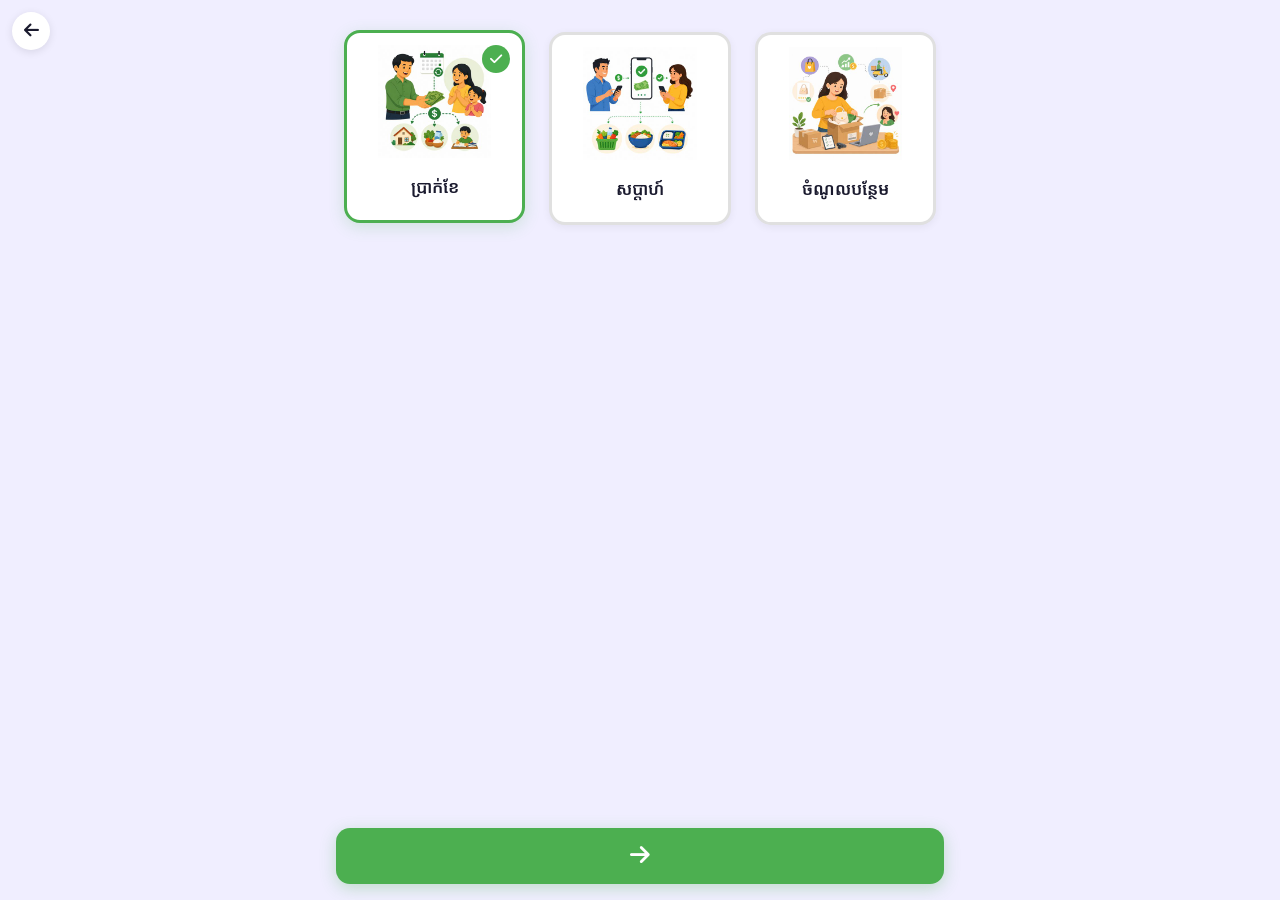
<file: income.html>
<!DOCTYPE html>
<html lang="km">
<head>
  <meta charset="UTF-8">
  <meta name="viewport" content="width=device-width, initial-scale=1.0, viewport-fit=cover">
  <meta name="theme-color" content="#F0EEFF">
  <meta name="apple-mobile-web-app-capable" content="yes">
  <meta name="apple-mobile-web-app-status-bar-style" content="default">
  <link rel="apple-touch-icon" href="icon-512.png">
  <link rel="manifest" href="manifest.json">
  <title>ជ្រើសរើសចំណូល</title>
  <link rel="icon" href="favicon.png" type="image/png">
  <link rel="preconnect" href="https://fonts.googleapis.com">
  <link rel="preconnect" href="https://fonts.gstatic.com" crossorigin>
  <link href="https://fonts.googleapis.com/css2?family=Noto+Sans+Khmer:wght@400;500;600;700&display=swap" rel="stylesheet">
  <link rel="stylesheet" href="https://cdnjs.cloudflare.com/ajax/libs/font-awesome/6.5.1/css/all.min.css">
  <link rel="stylesheet" href="style.css">
</head>
<body>
  <button class="back-btn" id="backBtn" aria-label="ត្រឡប់ក្រោយ"><i class="fa-solid fa-arrow-left"></i></button>
  <div class="page page-income active">
    <div class="container">
      <div class="income-grid">
        <div class="income-card selected" tabindex="0" data-value="salary">
          <span class="income-card-check"><i class="fa-solid fa-check"></i></span>
          <div class="income-card-image">
            <img src="images/sub/salary.jpg" alt="ប្រាក់ខែ" loading="lazy">
          </div>
          <p class="income-card-label">ប្រាក់ខែ</p>
        </div>

        <div class="income-card" tabindex="0" data-value="weekly">
          <span class="income-card-check"><i class="fa-solid fa-check"></i></span>
          <div class="income-card-image">
            <img src="images/sub/weekly.jpg" alt="សប្តាហ៍" loading="lazy">
          </div>
          <p class="income-card-label">សប្តាហ៍</p>
        </div>

        <div class="income-card" tabindex="0" data-value="additional">
          <span class="income-card-check"><i class="fa-solid fa-check"></i></span>
          <div class="income-card-image">
            <img src="images/sub/additional.jpg" alt="ចំណូលបន្ថែម" loading="lazy">
          </div>
          <p class="income-card-label">ចំណូលបន្ថែម</p>
        </div>
      </div>
    </div>

    <footer class="sticky-footer">
      <button class="btn-continue" id="btnContinue">
        <i class="fa-solid fa-arrow-right btn-icon"></i>
      </button>
    </footer>
  </div>

  <script>
    document.addEventListener('DOMContentLoaded', () => {
      const cards = document.querySelectorAll('.income-card');
      const btn = document.getElementById('btnContinue');
      let selected = 'salary';

      cards.forEach(card => {
        card.addEventListener('click', () => selectCard(card));
        card.addEventListener('keydown', e => {
          if (e.key === 'Enter' || e.key === ' ') {
            e.preventDefault();
            selectCard(card);
          }
        });
      });

      function selectCard(card) {
        cards.forEach(c => c.classList.remove('selected'));
        card.classList.add('selected');
        card.focus();
        selected = card.dataset.value;
      }

      document.getElementById('backBtn').addEventListener('click', () => {
        window.location.href = 'index.html';
      });

      btn.addEventListener('click', () => {
        localStorage.setItem('expenseBack', 'income.html');
        localStorage.setItem('selectedIncomeType', selected);
        window.location.href = 'payment.html';
      });
    });
  </script>
</body>
</html>
</file>
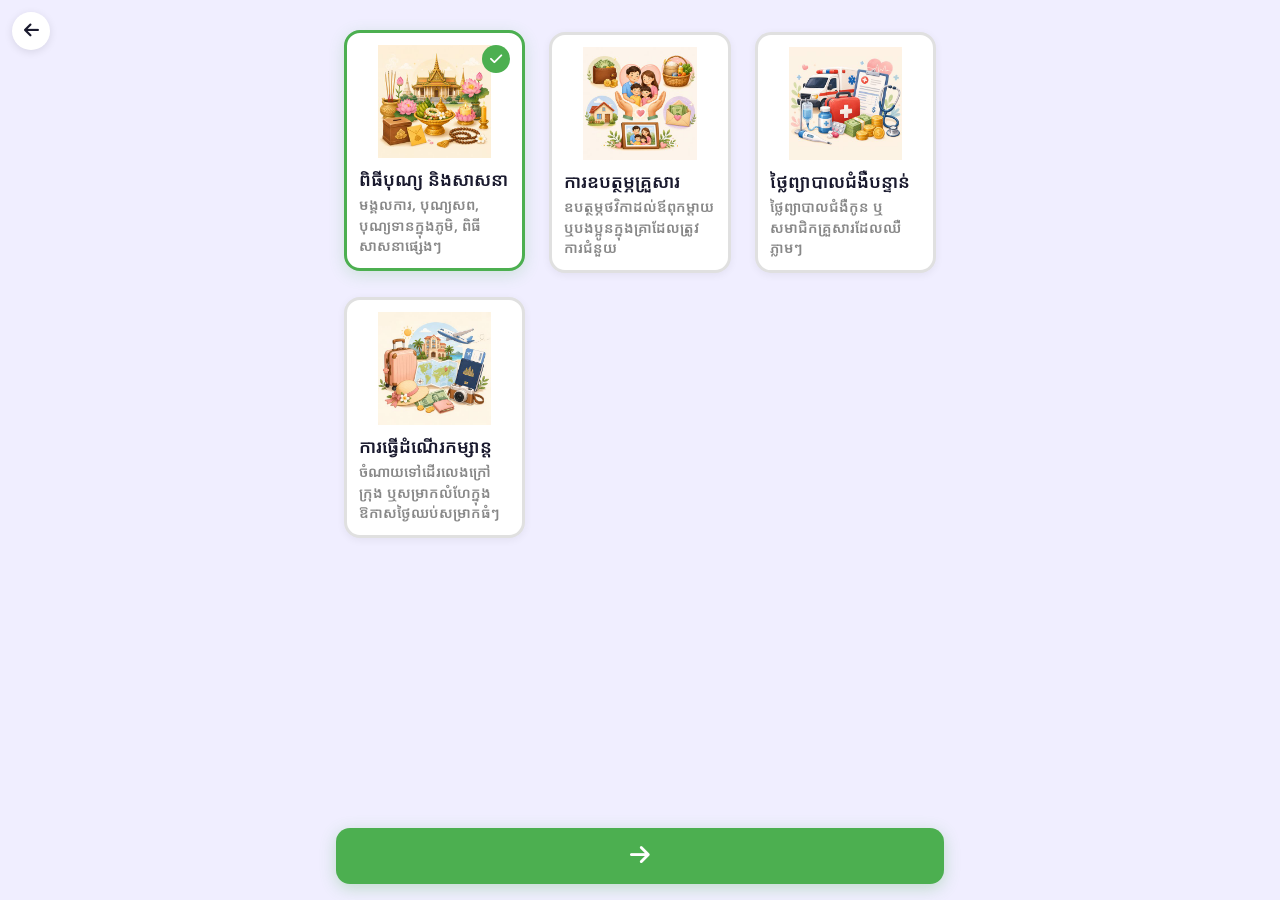
<file: irregular_expense.html>
<!DOCTYPE html>
<html lang="km">
<head>
  <meta charset="UTF-8">
  <meta name="viewport" content="width=device-width, initial-scale=1.0, viewport-fit=cover">
  <meta name="theme-color" content="#F0EEFF">
  <meta name="apple-mobile-web-app-capable" content="yes">
  <meta name="apple-mobile-web-app-status-bar-style" content="default">
  <link rel="apple-touch-icon" href="icon-512.png">
  <link rel="manifest" href="manifest.json">
  <title>ចំណាយមិនទៀងទាត់</title>
  <link rel="icon" href="favicon.png" type="image/png">
  <link rel="preconnect" href="https://fonts.googleapis.com">
  <link rel="preconnect" href="https://fonts.gstatic.com" crossorigin>
  <link href="https://fonts.googleapis.com/css2?family=Noto+Sans+Khmer:wght@400;500;600;700&display=swap" rel="stylesheet">
  <link rel="stylesheet" href="https://cdnjs.cloudflare.com/ajax/libs/font-awesome/6.5.1/css/all.min.css">
  <link rel="stylesheet" href="style.css">
</head>
<body>
  <button class="back-btn" id="backBtn" aria-label="ត្រឡប់ក្រោយ"><i class="fa-solid fa-arrow-left"></i></button>
  <div class="page page-sub active">
    <div class="container">
      <div class="sub-grid">
        <div class="sub-card selected" tabindex="0" data-value="ceremony">
          <span class="sub-card-check"><i class="fa-solid fa-check"></i></span>
          <div class="sub-card-image">
            <img loading="lazy" src="images/irregular_expense/irregular_ceremony.jpg" alt="">
          </div>
          <div class="sub-card-title">ពិធីបុណ្យ និងសាសនា</div>
          <div class="sub-card-examples">មង្គលការ, បុណ្យសព, បុណ្យទានក្នុងភូមិ, ពិធីសាសនាផ្សេងៗ</div>
        </div>
        <div class="sub-card" tabindex="0" data-value="family_support">
          <span class="sub-card-check"><i class="fa-solid fa-check"></i></span>
          <div class="sub-card-image">
            <img loading="lazy" src="images/irregular_expense/irregular_family.jpg" alt="">
          </div>
          <div class="sub-card-title">ការឧបត្ថម្ភគ្រួសារ</div>
          <div class="sub-card-examples">ឧបត្ថម្ភថវិកាដល់ឪពុកម្តាយ ឬបងប្អូនក្នុងគ្រាដែលត្រូវការជំនួយ</div>
        </div>
        <div class="sub-card" tabindex="0" data-value="medical">
          <span class="sub-card-check"><i class="fa-solid fa-check"></i></span>
          <div class="sub-card-image">
            <img loading="lazy" src="images/irregular_expense/irregular_medical.jpg" alt="">
          </div>
          <div class="sub-card-title">ថ្លៃព្យាបាលជំងឺបន្ទាន់</div>
          <div class="sub-card-examples">ថ្លៃព្យាបាលជំងឺកូន ឬសមាជិកគ្រួសារដែលឈឺភ្លាមៗ</div>
        </div>
        <div class="sub-card" tabindex="0" data-value="vacation">
          <span class="sub-card-check"><i class="fa-solid fa-check"></i></span>
          <div class="sub-card-image">
            <img loading="lazy" src="images/irregular_expense/irregular_vacation.jpg" alt="">
          </div>
          <div class="sub-card-title">ការធ្វើដំណើរកម្សាន្ត</div>
          <div class="sub-card-examples">ចំណាយទៅដើរលេងក្រៅក្រុង ឬសម្រាកលំហែក្នុងឱកាសថ្ងៃឈប់សម្រាកធំៗ</div>
        </div>
      </div>
    </div>
    <footer class="sticky-footer">
      <button class="btn-continue" id="btnContinue">
        <i class="fa-solid fa-arrow-right btn-icon"></i>
      </button>
    </footer>
  </div>
  <script>
    document.addEventListener('DOMContentLoaded', () => {
      const cards = document.querySelectorAll('.sub-card');
      const btn = document.getElementById('btnContinue');
      let selected = 'ceremony';
      cards.forEach(card => {
        card.addEventListener('click', () => selectCard(card));
        card.addEventListener('keydown', e => { if (e.key === 'Enter' || e.key === ' ') { e.preventDefault(); selectCard(card); } });
      });
      function selectCard(card) { cards.forEach(c => c.classList.remove('selected')); card.classList.add('selected'); card.focus(); selected = card.dataset.value; }
      document.getElementById('backBtn').addEventListener('click', () => { window.location.href = 'expense.html'; });
      btn.addEventListener('click', () => { localStorage.setItem('expenseBack', 'expense.html'); localStorage.setItem('selectedSubCategory', selected); window.location.href = 'payment.html'; });
    });
  </script>
</body>
</html>
</file>
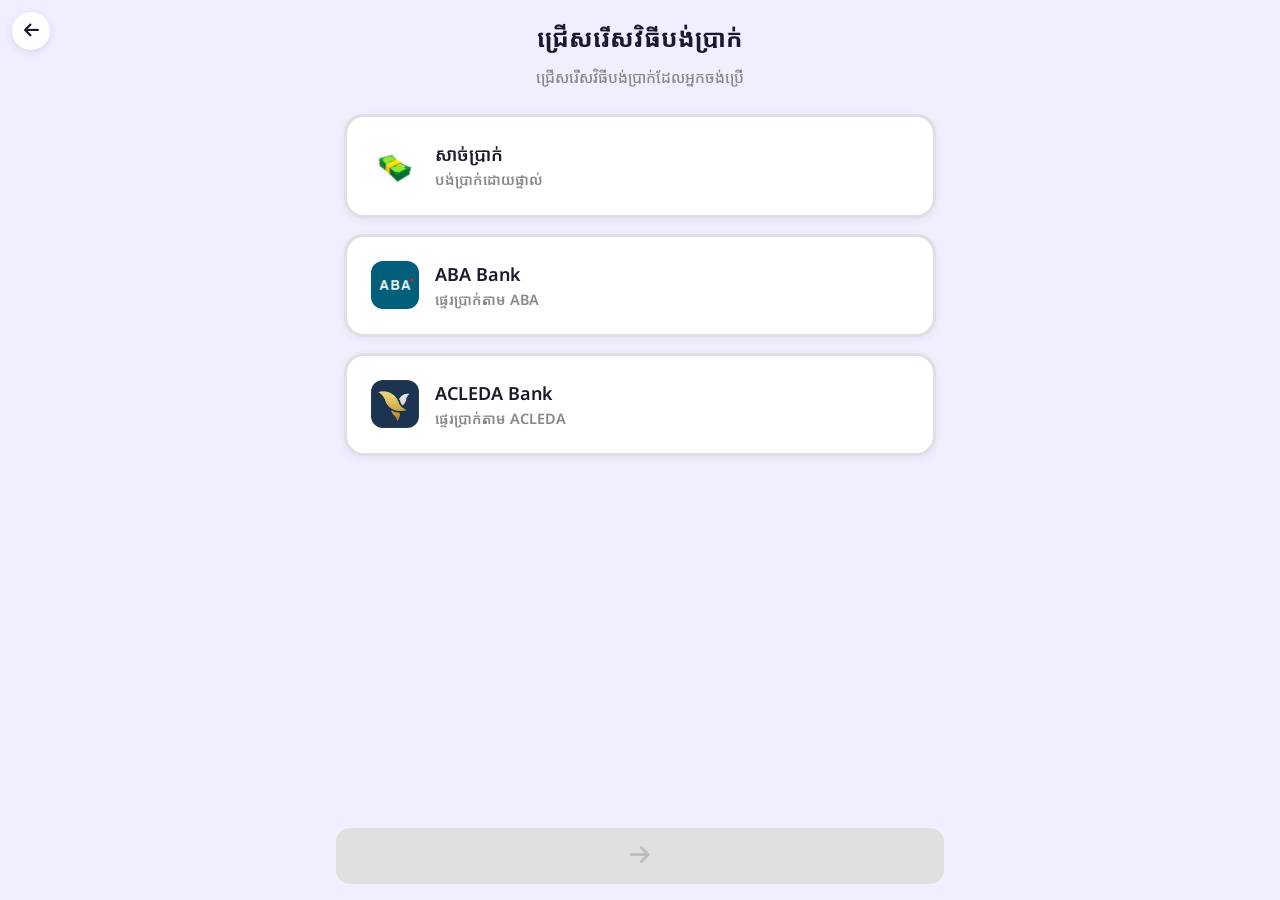
<file: payment.html>
<!DOCTYPE html>
<html lang="km">
<head>
  <meta charset="UTF-8">
  <meta name="viewport" content="width=device-width, initial-scale=1.0, viewport-fit=cover">
  <meta name="theme-color" content="#F0EEFF">
  <meta name="apple-mobile-web-app-capable" content="yes">
  <meta name="apple-mobile-web-app-status-bar-style" content="default">
  <link rel="apple-touch-icon" href="icon-512.png">
  <link rel="manifest" href="manifest.json">
  <title>ជ្រើសរើសវិធីបង់ប្រាក់</title>
  <link rel="icon" href="favicon.png" type="image/png">
  <link rel="preconnect" href="https://fonts.googleapis.com">
  <link rel="preconnect" href="https://fonts.gstatic.com" crossorigin>
  <link href="https://fonts.googleapis.com/css2?family=Noto+Sans+Khmer:wght@400;500;600;700&display=swap" rel="stylesheet">
  <link rel="stylesheet" href="https://cdnjs.cloudflare.com/ajax/libs/font-awesome/6.5.1/css/all.min.css">
  <link rel="stylesheet" href="style.css">
</head>
<body>
  <button class="back-btn" id="backBtn" aria-label="ត្រឡប់ក្រោយ"><i class="fa-solid fa-arrow-left"></i></button>
  <div class="main">
  <h1>ជ្រើសរើសវិធីបង់ប្រាក់</h1>
  <p class="subtitle">ជ្រើសរើសវិធីបង់ប្រាក់ដែលអ្នកចង់ប្រើ</p>

  <div class="content">
    <div class="payment-grid">
      <div class="payment-card" tabindex="0" data-value="cash">
        <div class="payment-card-image">
          <img loading="lazy" src="cash.png" alt="សាច់ប្រាក់">
        </div>
        <div class="payment-card-info">
          <div class="payment-card-title">សាច់ប្រាក់</div>
          <div class="payment-card-desc">បង់ប្រាក់ដោយផ្ទាល់</div>
        </div>
        <div class="payment-card-check"><i class="fa-solid fa-check"></i></div>
      </div>

      <div class="payment-card" tabindex="0" data-value="aba">
        <div class="payment-card-image">
          <img loading="lazy" src="aba.jpeg" alt="ABA Bank">
        </div>
        <div class="payment-card-info">
          <div class="payment-card-title">ABA Bank</div>
          <div class="payment-card-desc">ផ្ទេរប្រាក់តាម ABA</div>
        </div>
        <div class="payment-card-check"><i class="fa-solid fa-check"></i></div>
      </div>

      <div class="payment-card" tabindex="0" data-value="acleda">
        <div class="payment-card-image">
          <img loading="lazy" src="acleda.png" alt="ACLEDA Bank">
        </div>
        <div class="payment-card-info">
          <div class="payment-card-title">ACLEDA Bank</div>
          <div class="payment-card-desc">ផ្ទេរប្រាក់តាម ACLEDA</div>
        </div>
        <div class="payment-card-check"><i class="fa-solid fa-check"></i></div>
      </div>
    </div>
  </div>
</div>

  <!-- Sticky Footer -->
  <footer class="sticky-footer">
    <button class="btn-continue" id="btnContinue" disabled>
      <i class="fa-solid fa-arrow-right btn-icon"></i>
    </button>
  </footer>

  <script>
    document.addEventListener('DOMContentLoaded', () => {
      const cards = document.querySelectorAll('.payment-card');
      const btn = document.getElementById('btnContinue');
      let selected = null;

      cards.forEach(card => {
        card.addEventListener('click', () => selectCard(card));
        card.addEventListener('keydown', e => {
          if (e.key === 'Enter' || e.key === ' ') {
            e.preventDefault();
            selectCard(card);
          }
        });
      });

      function selectCard(card) {
        cards.forEach(c => c.classList.remove('selected'));
        card.classList.add('selected');
        card.focus();
        selected = card.dataset.value;
        btn.disabled = false;
      }

      document.getElementById('backBtn').addEventListener('click', () => {
        const back = localStorage.getItem('expenseBack') || 'expense.html';
        window.location.href = back;
      });

      btn.addEventListener('click', () => {
        if (selected) {
          localStorage.setItem('selectedPayment', selected);
          window.location.href = 'currency.html';
        }
      });
    });
  </script>
</body>
</html>
</file>
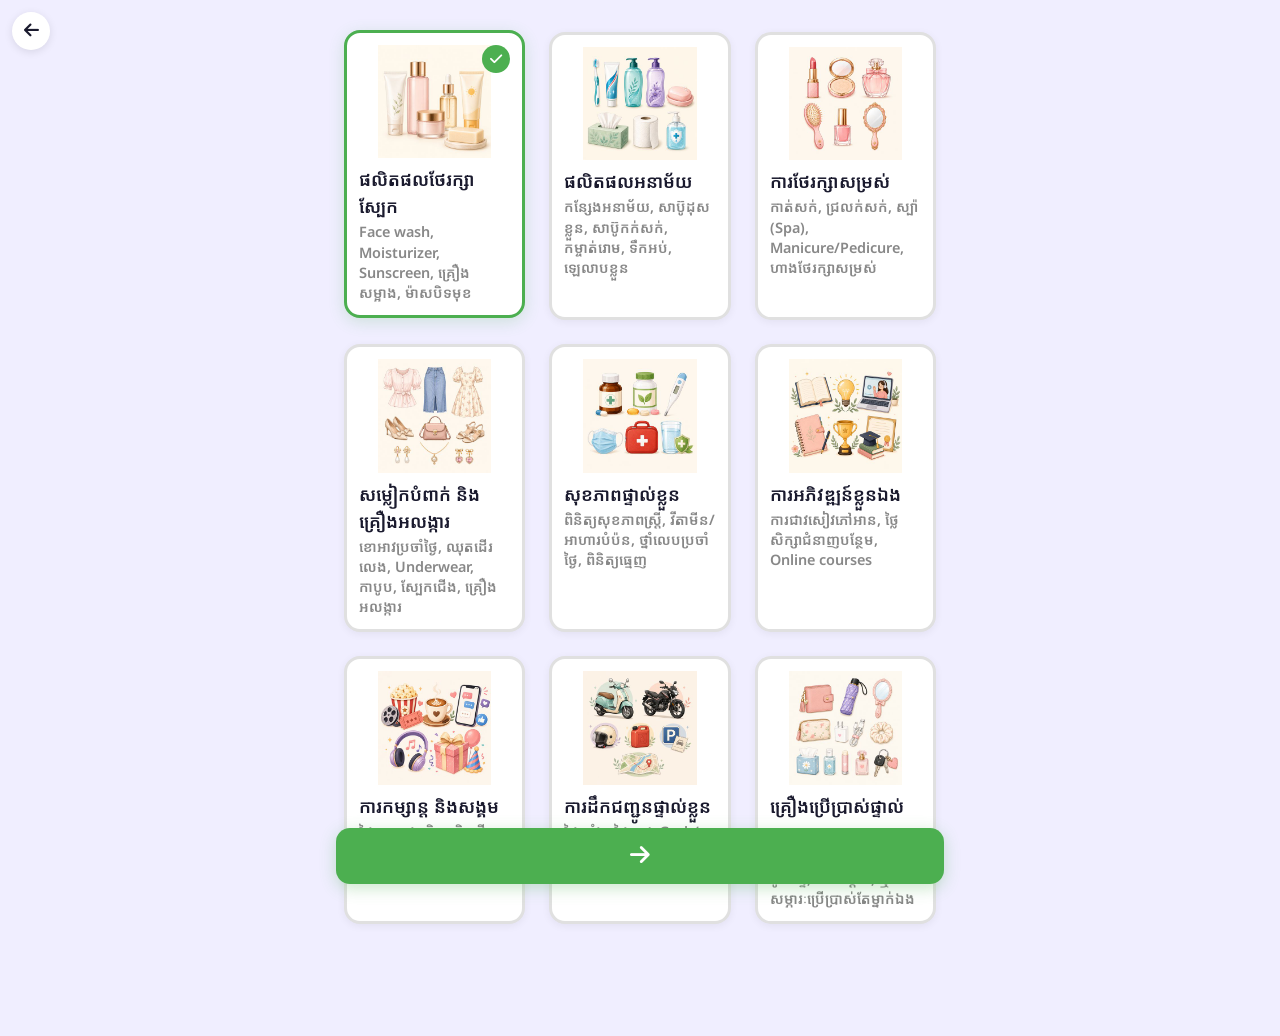
<file: personal_expense.html>
<!DOCTYPE html>
<html lang="km">
<head>
  <meta charset="UTF-8">
  <meta name="viewport" content="width=device-width, initial-scale=1.0, viewport-fit=cover">
  <meta name="theme-color" content="#F0EEFF">
  <meta name="apple-mobile-web-app-capable" content="yes">
  <meta name="apple-mobile-web-app-status-bar-style" content="default">
  <link rel="apple-touch-icon" href="icon-512.png">
  <link rel="manifest" href="manifest.json">
  <title>ចំណាយផ្ទាល់ខ្លួន</title>
  <link rel="icon" href="favicon.png" type="image/png">
  <link rel="preconnect" href="https://fonts.googleapis.com">
  <link rel="preconnect" href="https://fonts.gstatic.com" crossorigin>
  <link href="https://fonts.googleapis.com/css2?family=Noto+Sans+Khmer:wght@400;500;600;700&display=swap" rel="stylesheet">
  <link rel="stylesheet" href="https://cdnjs.cloudflare.com/ajax/libs/font-awesome/6.5.1/css/all.min.css">
  <link rel="stylesheet" href="style.css">
</head>
<body>
  <button class="back-btn" id="backBtn" aria-label="ត្រឡប់ក្រោយ"><i class="fa-solid fa-arrow-left"></i></button>
  <div class="page page-sub active">
    <div class="container">
      <div class="sub-grid">
        <div class="sub-card selected" tabindex="0" data-value="skincare">
          <span class="sub-card-check"><i class="fa-solid fa-check"></i></span>
          <div class="sub-card-image">
            <img loading="lazy" src="images/personal_expense/personal_skincare.jpg" alt="">
          </div>
          <div class="sub-card-title">ផលិតផលថែរក្សាស្បែក</div>
          <div class="sub-card-examples">Face wash, Moisturizer, Sunscreen, គ្រឿងសម្អាង, ម៉ាសបិទមុខ</div>
        </div>

        <div class="sub-card" tabindex="0" data-value="hygiene">
          <span class="sub-card-check"><i class="fa-solid fa-check"></i></span>
          <div class="sub-card-image">
            <img loading="lazy" src="images/personal_expense/personal_hygiene.jpg" alt="">
          </div>
          <div class="sub-card-title">ផលិតផលអនាម័យ</div>
          <div class="sub-card-examples">កន្សែងអនាម័យ, សាប៊ូដុសខ្លួន, សាប៊ូកក់សក់, កម្ចាត់រោម, ទឹកអប់, ឡេលាបខ្លួន</div>
        </div>

        <div class="sub-card" tabindex="0" data-value="beauty">
          <span class="sub-card-check"><i class="fa-solid fa-check"></i></span>
          <div class="sub-card-image">
            <img loading="lazy" src="images/personal_expense/personal_beauty.jpg" alt="">
          </div>
          <div class="sub-card-title">ការថែរក្សាសម្រស់</div>
          <div class="sub-card-examples">កាត់សក់, ជ្រលក់សក់, ស្ប៉ា (Spa), Manicure/Pedicure, ហាងថែរក្សាសម្រស់</div>
        </div>

        <div class="sub-card" tabindex="0" data-value="clothing">
          <span class="sub-card-check"><i class="fa-solid fa-check"></i></span>
          <div class="sub-card-image">
            <img loading="lazy" src="images/personal_expense/personal_clothing.jpg" alt="">
          </div>
          <div class="sub-card-title">សម្លៀកបំពាក់ និងគ្រឿងអលង្ការ</div>
          <div class="sub-card-examples">ខោអាវប្រចាំថ្ងៃ, ឈុតដើរលេង, Underwear, កាបូប, ស្បែកជើង, គ្រឿងអលង្ការ</div>
        </div>

        <div class="sub-card" tabindex="0" data-value="health">
          <span class="sub-card-check"><i class="fa-solid fa-check"></i></span>
          <div class="sub-card-image">
            <img loading="lazy" src="images/personal_expense/personal_health.jpg" alt="">
          </div>
          <div class="sub-card-title">សុខភាពផ្ទាល់ខ្លួន</div>
          <div class="sub-card-examples">ពិនិត្យសុខភាពស្ត្រី, វីតាមីន/អាហារបំប៉ន, ថ្នាំលេបប្រចាំថ្ងៃ, ពិនិត្យធ្មេញ</div>
        </div>

        <div class="sub-card" tabindex="0" data-value="development">
          <span class="sub-card-check"><i class="fa-solid fa-check"></i></span>
          <div class="sub-card-image">
            <img loading="lazy" src="images/personal_expense/personal_development.jpg" alt="">
          </div>
          <div class="sub-card-title">ការអភិវឌ្ឍន៍ខ្លួនឯង</div>
          <div class="sub-card-examples">ការជាវសៀវភៅអាន, ថ្លៃសិក្សាជំនាញបន្ថែម, Online courses</div>
        </div>

        <div class="sub-card" tabindex="0" data-value="entertainment">
          <span class="sub-card-check"><i class="fa-solid fa-check"></i></span>
          <div class="sub-card-image">
            <img loading="lazy" src="images/personal_expense/personal_entertainment.jpg" alt="">
          </div>
          <div class="sub-card-title">ការកម្សាន្ត និងសង្គម</div>
          <div class="sub-card-examples">ថ្លៃកាហ្វេជួបមិត្តភក្តិ, ដើរលេងកម្សាន្ត, សំបុត្រកុន, Netflix/Spotify</div>
        </div>

        <div class="sub-card" tabindex="0" data-value="transport">
          <span class="sub-card-check"><i class="fa-solid fa-check"></i></span>
          <div class="sub-card-image">
            <img loading="lazy" src="images/personal_expense/personal_transport.jpg" alt="">
          </div>
          <div class="sub-card-title">ការដឹកជញ្ជូនផ្ទាល់ខ្លួន</div>
          <div class="sub-card-examples">ថ្លៃសាំង, ថ្លៃសេវា Grab/តាក់ស៊ី, ថ្លៃផ្ញើម៉ូតូ/ឡានទៅផ្សារ ឬដើរលេង</div>
        </div>

        <div class="sub-card" tabindex="0" data-value="accessories">
          <span class="sub-card-check"><i class="fa-solid fa-check"></i></span>
          <div class="sub-card-image">
            <img loading="lazy" src="images/personal_expense/personal_accessories.jpg" alt="">
          </div>
          <div class="sub-card-title">គ្រឿងប្រើប្រាស់ផ្ទាល់ខ្លួន</div>
          <div class="sub-card-examples">វ៉ែនតា, នាឡិកា, ស្រោមទូរស័ព្ទ, កាសស្តាប់, ឬសម្ភារៈប្រើប្រាស់តែម្នាក់ឯង</div>
        </div>
      </div>
    </div>

    <footer class="sticky-footer">
      <button class="btn-continue" id="btnContinue">
        <i class="fa-solid fa-arrow-right btn-icon"></i>
      </button>
    </footer>
  </div>

  <script>
    document.addEventListener('DOMContentLoaded', () => {
      const cards = document.querySelectorAll('.sub-card');
      const btn = document.getElementById('btnContinue');
      let selected = 'skincare';

      cards.forEach(card => {
        card.addEventListener('click', () => selectCard(card));
        card.addEventListener('keydown', e => {
          if (e.key === 'Enter' || e.key === ' ') {
            e.preventDefault();
            selectCard(card);
          }
        });
      });

      function selectCard(card) {
        cards.forEach(c => c.classList.remove('selected'));
        card.classList.add('selected');
        card.focus();
        selected = card.dataset.value;
      }

      document.getElementById('backBtn').addEventListener('click', () => {
        window.location.href = 'expense.html';
      });

      btn.addEventListener('click', () => {
        localStorage.setItem('expenseBack', 'expense.html');
        localStorage.setItem('selectedSubCategory', selected);
        window.location.href = 'payment.html';
      });
    });
  </script>
</body>
</html>
</file>
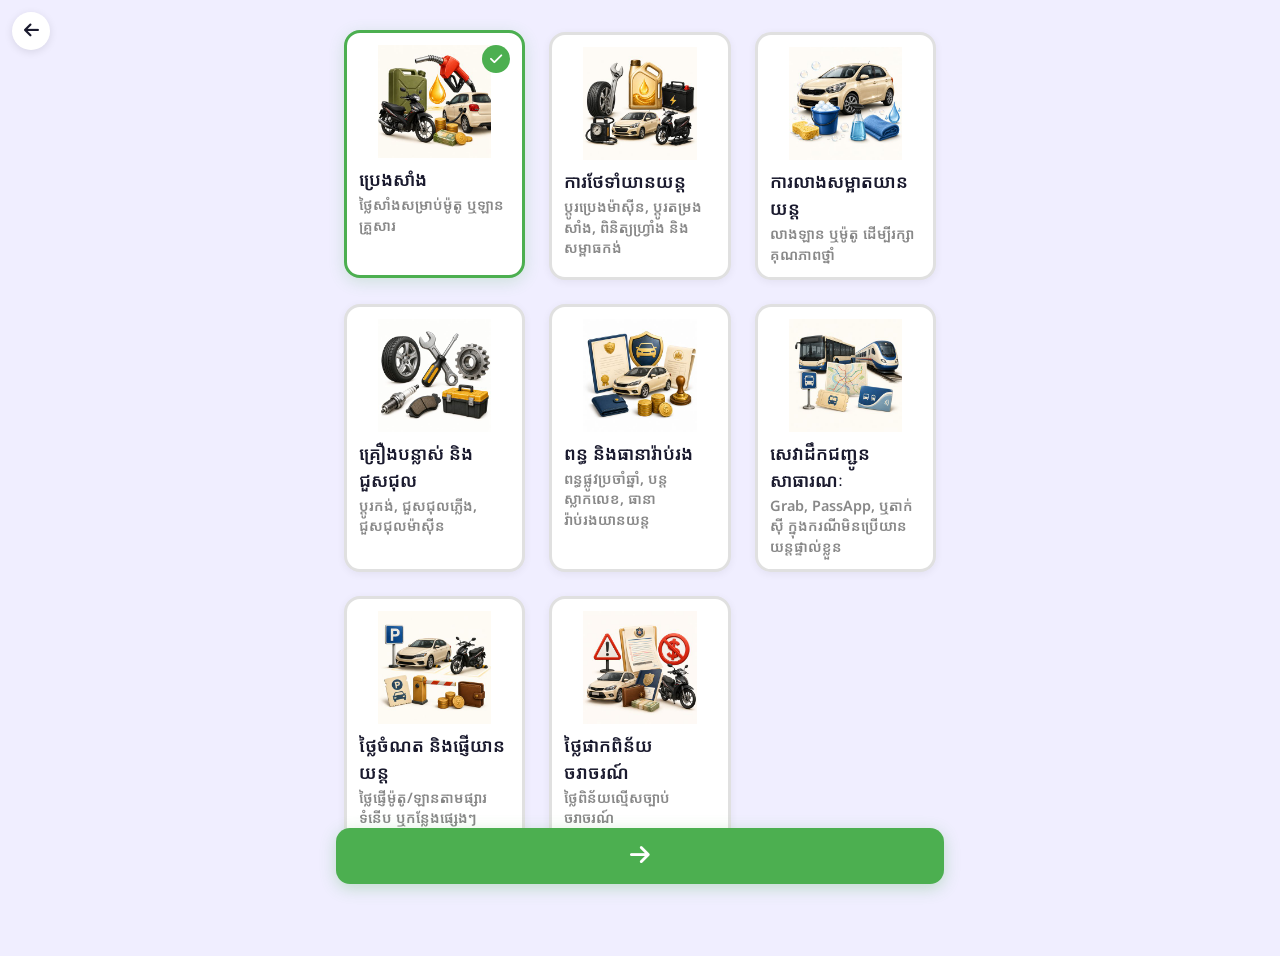
<file: travel_expense.html>
<!DOCTYPE html>
<html lang="km">
<head>
  <meta charset="UTF-8">
  <meta name="viewport" content="width=device-width, initial-scale=1.0, viewport-fit=cover">
  <meta name="theme-color" content="#F0EEFF">
  <meta name="apple-mobile-web-app-capable" content="yes">
  <meta name="apple-mobile-web-app-status-bar-style" content="default">
  <link rel="apple-touch-icon" href="icon-512.png">
  <link rel="manifest" href="manifest.json">
  <title>ការធ្វើដំណើរ និងយានយន្ត</title>
  <link rel="icon" href="favicon.png" type="image/png">
  <link rel="preconnect" href="https://fonts.googleapis.com">
  <link rel="preconnect" href="https://fonts.gstatic.com" crossorigin>
  <link href="https://fonts.googleapis.com/css2?family=Noto+Sans+Khmer:wght@400;500;600;700&display=swap" rel="stylesheet">
  <link rel="stylesheet" href="https://cdnjs.cloudflare.com/ajax/libs/font-awesome/6.5.1/css/all.min.css">
  <link rel="stylesheet" href="style.css">
</head>
<body>
  <button class="back-btn" id="backBtn" aria-label="ត្រឡប់ក្រោយ"><i class="fa-solid fa-arrow-left"></i></button>
  <div class="page page-sub active">
    <div class="container">
      <div class="sub-grid">
        <div class="sub-card selected" tabindex="0" data-value="fuel">
          <span class="sub-card-check"><i class="fa-solid fa-check"></i></span>
          <div class="sub-card-image">
            <img loading="lazy" src="images/travel_expense/travel_fuel.jpg" alt="">
          </div>
          <div class="sub-card-title">ប្រេងសាំង</div>
          <div class="sub-card-examples">ថ្លៃសាំងសម្រាប់ម៉ូតូ ឬឡានគ្រួសារ</div>
        </div>
        <div class="sub-card" tabindex="0" data-value="maintenance">
          <span class="sub-card-check"><i class="fa-solid fa-check"></i></span>
          <div class="sub-card-image">
            <img loading="lazy" src="images/travel_expense/travel_maintenance.jpg" alt="">
          </div>
          <div class="sub-card-title">ការថែទាំយានយន្ត</div>
          <div class="sub-card-examples">ប្តូរប្រេងម៉ាស៊ីន, ប្តូរតម្រងសាំង, ពិនិត្យហ្វ្រាំង និងសម្ពាធកង់</div>
        </div>
        <div class="sub-card" tabindex="0" data-value="car_wash">
          <span class="sub-card-check"><i class="fa-solid fa-check"></i></span>
          <div class="sub-card-image">
            <img loading="lazy" src="images/travel_expense/travel_wash.jpg" alt="">
          </div>
          <div class="sub-card-title">ការលាងសម្អាតយានយន្ត</div>
          <div class="sub-card-examples">លាងឡាន ឬម៉ូតូ ដើម្បីរក្សាគុណភាពថ្នាំ</div>
        </div>
        <div class="sub-card" tabindex="0" data-value="spare_parts">
          <span class="sub-card-check"><i class="fa-solid fa-check"></i></span>
          <div class="sub-card-image">
            <img loading="lazy" src="images/travel_expense/travel_parts.jpg" alt="">
          </div>
          <div class="sub-card-title">គ្រឿងបន្លាស់ និងជួសជុល</div>
          <div class="sub-card-examples">ប្តូរកង់, ជួសជុលភ្លើង, ជួសជុលម៉ាស៊ីន</div>
        </div>
        <div class="sub-card" tabindex="0" data-value="tax_insurance">
          <span class="sub-card-check"><i class="fa-solid fa-check"></i></span>
          <div class="sub-card-image">
            <img loading="lazy" src="images/travel_expense/travel_tax.jpg" alt="">
          </div>
          <div class="sub-card-title">ពន្ធ និងធានារ៉ាប់រង</div>
          <div class="sub-card-examples">ពន្ធផ្លូវប្រចាំឆ្នាំ, បន្តស្លាកលេខ, ធានារ៉ាប់រងយានយន្ត</div>
        </div>
        <div class="sub-card" tabindex="0" data-value="ride_hailing">
          <span class="sub-card-check"><i class="fa-solid fa-check"></i></span>
          <div class="sub-card-image">
            <img loading="lazy" src="images/travel_expense/travel_ride.jpg" alt="">
          </div>
          <div class="sub-card-title">សេវាដឹកជញ្ជូនសាធារណៈ</div>
          <div class="sub-card-examples">Grab, PassApp, ឬតាក់ស៊ី ក្នុងករណីមិនប្រើយានយន្តផ្ទាល់ខ្លួន</div>
        </div>
        <div class="sub-card" tabindex="0" data-value="parking_delivery">
          <span class="sub-card-check"><i class="fa-solid fa-check"></i></span>
          <div class="sub-card-image">
            <img loading="lazy" src="images/travel_expense/travel_parking.jpg" alt="">
          </div>
          <div class="sub-card-title">ថ្លៃចំណត និងផ្ញើយានយន្ត</div>
          <div class="sub-card-examples">ថ្លៃផ្ញើម៉ូតូ/ឡានតាមផ្សារទំនើប ឬកន្លែងផ្សេងៗ</div>
        </div>
        <div class="sub-card" tabindex="0" data-value="traffic_fine">
          <span class="sub-card-check"><i class="fa-solid fa-check"></i></span>
          <div class="sub-card-image">
            <img loading="lazy" src="images/travel_expense/travel_fine.jpg" alt="">
          </div>
          <div class="sub-card-title">ថ្លៃផាកពិន័យចរាចរណ៍</div>
          <div class="sub-card-examples">ថ្លៃពិន័យល្មើសច្បាប់ចរាចរណ៍</div>
        </div>
      </div>
    </div>
    <footer class="sticky-footer">
      <button class="btn-continue" id="btnContinue">
        <i class="fa-solid fa-arrow-right btn-icon"></i>
      </button>
    </footer>
  </div>
  <script>
    document.addEventListener('DOMContentLoaded', () => {
      const cards = document.querySelectorAll('.sub-card');
      const btn = document.getElementById('btnContinue');
      let selected = 'fuel';
      cards.forEach(card => {
        card.addEventListener('click', () => selectCard(card));
        card.addEventListener('keydown', e => { if (e.key === 'Enter' || e.key === ' ') { e.preventDefault(); selectCard(card); } });
      });
      function selectCard(card) { cards.forEach(c => c.classList.remove('selected')); card.classList.add('selected'); card.focus(); selected = card.dataset.value; }
      document.getElementById('backBtn').addEventListener('click', () => { window.location.href = 'expense.html'; });
      btn.addEventListener('click', () => { localStorage.setItem('expenseBack', 'expense.html'); localStorage.setItem('selectedSubCategory', selected); window.location.href = 'payment.html'; });
    });
  </script>
</body>
</html>
</file>
<file: style.css>
:root {
  --color-primary: #4CAF50;
  --color-primary-dark: #388E3C;
  --color-primary-light: #C8E6C9;
  --color-white: #FFFFFF;
  --color-text: #1A1A2E;
  --color-text-light: #888;
  --color-border: #E0E0E0;
  --color-disabled: #BDBDBD;
  --color-disabled-bg: #E0E0E0;
  --color-bg: #F0EEFF;
  --shadow-card: 0 2px 8px rgba(0, 0, 0, 0.06);
  --shadow-card-hover: 0 8px 24px rgba(0, 0, 0, 0.1);
  --shadow-card-selected: 0 4px 16px rgba(76, 175, 80, 0.2);
  --shadow-btn: 0 4px 16px rgba(76, 175, 80, 0.3);
  --radius-card: 16px;
  --radius-btn: 14px;
  --radius-lg: 20px;
  --radius-sm: 12px;
  --spacing-xs: 8px;
  --spacing-sm: 12px;
  --spacing-md: 16px;
  --spacing-lg: 24px;
  --spacing-xl: 32px;
  --max-width: 640px;
  --touch-min: 44px;
  --sticky-height: 88px;
  --font-family: 'Noto Sans Khmer', -apple-system, BlinkMacSystemFont, sans-serif;
  --transition-fast: 0.18s ease;
  --transition-normal: 0.3s ease;
}

*, *::before, *::after {
  margin: 0;
  padding: 0;
  box-sizing: border-box;
}

html {
  font-size: 18px;
  -webkit-text-size-adjust: 100%;
  scroll-behavior: smooth;
}

body {
  font-family: var(--font-family);
  background: var(--color-bg);
  color: var(--color-text);
  min-height: 100vh;
  min-height: 100dvh;
  line-height: 1.7;
  font-weight: 600;
  -webkit-font-smoothing: antialiased;
  -moz-osx-font-smoothing: grayscale;
  overflow-x: hidden;
}

/* === Page System === */
.page {
  display: none;
  min-height: 100vh;
  min-height: 100dvh;
  animation: pageIn var(--transition-normal) ease forwards;
}

.page.active {
  display: flex;
  flex-direction: column;
}

@keyframes pageIn {
  from { opacity: 0; transform: translateX(30px); }
  to { opacity: 1; transform: translateX(0); }
}

/* === Page 1: Selection === */
.container {
  max-width: var(--max-width);
  margin: 0 auto;
  padding: var(--spacing-lg) var(--spacing-md);
  flex: 1;
}

.page-selection .container {
  padding-bottom: calc(var(--sticky-height) + env(safe-area-inset-bottom, 0px) + var(--spacing-lg));
  overflow-y: auto;
}

.selection {
  display: flex;
  flex-direction: column;
  gap: var(--spacing-md);
}

.card {
  background: var(--color-white);
  border: 3px solid var(--color-border);
  border-radius: var(--radius-card);
  padding: var(--spacing-sm);
  cursor: pointer;
  transition: border-color var(--transition-fast), box-shadow var(--transition-fast), transform var(--transition-fast);
  box-shadow: var(--shadow-card);
  position: relative;
  outline: none;
  display: flex;
  flex-direction: column;
  align-items: center;
  text-align: center;
  -webkit-tap-highlight-color: transparent;
  user-select: none;
}

.card:hover {
  box-shadow: var(--shadow-card-hover);
  transform: translateY(-2px);
}

.card:active {
  transform: translateY(0) scale(0.98);
  box-shadow: var(--shadow-card);
  transition-duration: 0.08s;
}

.card:focus-visible {
  border-color: var(--color-primary);
  box-shadow: 0 0 0 3px var(--color-primary-light);
}

.card[aria-checked="true"] {
  border-color: var(--color-primary);
  box-shadow: var(--shadow-card-selected);
  transform: translateY(-2px);
}

.card[aria-checked="true"]:active {
  transform: translateY(0) scale(0.98);
}

.card-check-badge {
  position: absolute;
  top: 12px;
  right: 12px;
  width: 28px;
  height: 28px;
  background: var(--color-primary);
  border-radius: 50%;
  display: flex;
  align-items: center;
  justify-content: center;
  color: var(--color-white);
  opacity: 0;
  transform: scale(0);
  transition: opacity var(--transition-fast), transform var(--transition-fast);
  pointer-events: none;
  z-index: 1;
}

.card-check-badge svg {
  width: 16px;
  height: 16px;
}

.card[aria-checked="true"] .card-check-badge {
  opacity: 1;
  transform: scale(1);
}

.card-image {
  width: 100%;
  aspect-ratio: 4 / 3;
  display: flex;
  align-items: center;
  justify-content: center;
  overflow: hidden;
  border-radius: 12px;
  margin-bottom: var(--spacing-xs);
}

.card-image img {
  width: 100%;
  height: 100%;
  object-fit: contain;
  display: block;
}

.card-label {
  font-size: 0.95rem;
  font-weight: 600;
  color: var(--color-text);
  line-height: 1.5;
  padding: var(--spacing-xs) 0;
}

/* === Sticky Footer === */
.sticky-footer {
  position: fixed;
  bottom: 0;
  left: 0;
  right: 0;
  height: var(--sticky-height);
  padding-bottom: env(safe-area-inset-bottom, 0px);
  background: transparent;
  display: flex;
  align-items: center;
  justify-content: center;
  z-index: 100;
  pointer-events: none;
}

.btn-continue {
  pointer-events: auto;
  width: calc(100% - 32px);
  max-width: calc(var(--max-width) - 32px);
  height: 56px;
  padding: 0 var(--spacing-xl);
  font-family: var(--font-family);
  font-size: 1rem;
  font-weight: 600;
  border: none;
  border-radius: var(--radius-btn);
  cursor: pointer;
  transition: background-color var(--transition-fast), color var(--transition-fast), box-shadow var(--transition-fast), transform var(--transition-fast);
  background: var(--color-disabled-bg);
  color: var(--color-disabled);
}

.btn-continue:not(:disabled) {
  background: var(--color-primary);
  color: var(--color-white);
  box-shadow: var(--shadow-btn);
}

.btn-continue:not(:disabled):hover {
  background: var(--color-primary-dark);
  transform: translateY(-1px);
  box-shadow: 0 6px 20px rgba(76, 175, 80, 0.4);
}

.btn-continue:not(:disabled):active {
  transform: translateY(0) scale(0.98);
  box-shadow: var(--shadow-btn);
  transition-duration: 0.08s;
}

.btn-continue:focus-visible {
  outline: 3px solid var(--color-primary);
  outline-offset: 2px;
}

.btn-icon {
  font-size: 1.25rem;
}

@media (min-width: 640px) {
  .selection {
    flex-direction: row;
    gap: var(--spacing-lg);
  }

  .card {
    flex: 1;
  }

  .container {
    padding: var(--spacing-xl) var(--spacing-lg);
    padding-bottom: calc(var(--sticky-height) + env(safe-area-inset-bottom, 0px) + var(--spacing-xl));
  }

  .page-selection .container {
    padding-bottom: calc(var(--sticky-height) + env(safe-area-inset-bottom, 0px) + var(--spacing-xl));
  }
}

@media (max-width: 390px) {
  html {
    font-size: 17px;
  }
}

@media (max-width: 360px) {
  html {
    font-size: 16px;
  }

  .container {
    padding: var(--spacing-md) var(--spacing-sm);
  }

  .page-selection .container {
    padding-bottom: calc(var(--sticky-height) + env(safe-area-inset-bottom, 0px) + var(--spacing-sm));
  }

  .card {
    border-radius: 12px;
  }

  .card-image {
    border-radius: 8px;
  }

  .card-label {
    font-size: 0.9rem;
  }
}

/* === Sub‑page Cards (shared by all sub‑expense pages) === */
.page-sub .container {
  padding-bottom: calc(var(--sticky-height) + env(safe-area-inset-bottom, 0px) + var(--spacing-lg));
  flex: 1;
  overflow-y: auto;
}

.sub-grid {
  display: flex;
  flex-direction: column;
  gap: var(--spacing-md);
}

.sub-card {
  background: var(--color-white);
  border: 3px solid var(--color-border);
  border-radius: var(--radius-card);
  padding: var(--spacing-sm);
  cursor: pointer;
  transition: border-color var(--transition-fast), box-shadow var(--transition-fast), transform var(--transition-fast);
  box-shadow: var(--shadow-card);
  position: relative;
  outline: none;
  -webkit-tap-highlight-color: transparent;
  user-select: none;
}

.sub-card:hover {
  box-shadow: var(--shadow-card-hover);
  transform: translateY(-2px);
}

.sub-card:active {
  transform: translateY(0) scale(0.98);
  box-shadow: var(--shadow-card);
  transition-duration: 0.08s;
}

.sub-card:focus-visible {
  border-color: var(--color-primary);
  box-shadow: 0 0 0 3px var(--color-primary-light);
}

.sub-card.selected {
  border-color: var(--color-primary);
  box-shadow: var(--shadow-card-selected);
  transform: translateY(-2px);
}

.sub-card-image {
  width: 100%;
  aspect-ratio: 4 / 3;
  display: flex;
  align-items: center;
  justify-content: center;
  overflow: hidden;
  border-radius: 12px;
  margin-bottom: var(--spacing-xs);
}

.sub-card-image img {
  width: 100%;
  height: 100%;
  object-fit: contain;
  display: block;
}

.sub-card-image svg {
  width: 64px;
  height: 64px;
}

.sub-card-title {
  font-size: 1rem;
  font-weight: 600;
  color: var(--color-text);
  line-height: 1.5;
}

.sub-card-examples {
  font-size: 0.8rem;
  color: #888;
  line-height: 1.4;
  margin-top: 2px;
}

.sub-card-check {
  position: absolute;
  top: 12px;
  right: 12px;
  width: 28px;
  height: 28px;
  border-radius: 50%;
  background: var(--color-primary);
  display: flex;
  align-items: center;
  justify-content: center;
  color: var(--color-white);
  opacity: 0;
  transform: scale(0);
  transition: opacity var(--transition-fast), transform var(--transition-fast);
  pointer-events: none;
  z-index: 1;
}

.sub-card.selected .sub-card-check {
  opacity: 1;
  transform: scale(1);
}

.sub-card-check i {
  font-size: 14px;
  color: var(--color-white);
}

@media (min-width: 640px) {
  .sub-grid {
    display: grid;
    grid-template-columns: 1fr 1fr 1fr;
    gap: var(--spacing-lg);
  }
}

@media (max-width: 360px) {
  .sub-card-image {
    border-radius: 8px;
  }
}

/* === Back Button === */
.back-btn {
  position: fixed;
  top: 12px;
  left: 12px;
  z-index: 200;
  width: 38px;
  height: 38px;
  border: none;
  border-radius: 50%;
  background: var(--color-white);
  color: var(--color-text);
  box-shadow: 0 2px 8px rgba(0,0,0,0.1);
  cursor: pointer;
  display: flex;
  align-items: center;
  justify-content: center;
  transition: transform var(--transition-fast), box-shadow var(--transition-fast);
  -webkit-tap-highlight-color: transparent;
  outline: none;
}

.back-btn:hover {
  transform: translateX(-2px);
  box-shadow: 0 4px 16px rgba(0,0,0,0.15);
}

.back-btn:active {
  transform: scale(0.92);
  transition-duration: 0.08s;
}

.back-btn:focus-visible {
  box-shadow: 0 0 0 3px var(--color-primary-light);
}

.back-btn i {
  font-size: 0.95rem;
}

@media (prefers-reduced-motion: reduce) {
  *, *::before, *::after {
    transition-duration: 0.01ms !important;
    animation-duration: 0.01ms !important;
  }
}

/* === Income / Expense selection pages === */
.income-grid, .expense-grid {
  display: flex;
  flex-direction: column;
  gap: var(--spacing-md);
}

.income-card, .expense-card {
  background: var(--color-white);
  border: 3px solid var(--color-border);
  border-radius: var(--radius-card);
  padding: var(--spacing-sm);
  cursor: pointer;
  transition: border-color var(--transition-fast), box-shadow var(--transition-fast), transform var(--transition-fast);
  box-shadow: var(--shadow-card);
  position: relative;
  outline: none;
  -webkit-tap-highlight-color: transparent;
  user-select: none;
}

.income-card:hover, .expense-card:hover {
  box-shadow: var(--shadow-card-hover);
  transform: translateY(-2px);
}

.income-card:active, .expense-card:active {
  transform: translateY(0) scale(0.98);
  box-shadow: var(--shadow-card);
  transition-duration: 0.08s;
}

.income-card:focus-visible, .expense-card:focus-visible {
  border-color: var(--color-primary);
  box-shadow: 0 0 0 3px var(--color-primary-light);
}

.income-card.selected, .expense-card.selected {
  border-color: var(--color-primary);
  box-shadow: var(--shadow-card-selected);
  transform: translateY(-2px);
}

.income-card-image, .expense-card-image {
  width: 100%;
  aspect-ratio: 4 / 3;
  display: flex;
  align-items: center;
  justify-content: center;
  overflow: hidden;
  border-radius: 12px;
  margin-bottom: var(--spacing-xs);
}

.income-card-image img, .expense-card-image img {
  width: 100%;
  height: 100%;
  object-fit: contain;
  display: block;
}

.expense-card-image svg {
  width: 64px;
  height: 64px;
}

.income-card-label, .expense-card-label {
  font-size: 0.95rem;
  font-weight: 600;
  color: var(--color-text);
  line-height: 1.5;
  padding: var(--spacing-xs) 0;
  text-align: center;
}

.income-card-check, .expense-card-check {
  position: absolute;
  top: 12px;
  right: 12px;
  width: 28px;
  height: 28px;
  border-radius: 50%;
  background: var(--color-primary);
  display: flex;
  align-items: center;
  justify-content: center;
  color: var(--color-white);
  opacity: 0;
  transform: scale(0);
  transition: opacity var(--transition-fast), transform var(--transition-fast);
  pointer-events: none;
  z-index: 1;
}

.income-card.selected .income-card-check, .expense-card.selected .expense-card-check {
  opacity: 1;
  transform: scale(1);
}

.income-card-check i, .expense-card-check i {
  font-size: 14px;
  color: var(--color-white);
}

@media (min-width: 640px) {
  .income-grid, .expense-grid {
    display: grid;
    grid-template-columns: 1fr 1fr 1fr;
    gap: var(--spacing-lg);
  }
}

@media (max-width: 360px) {
  .income-card-image, .expense-card-image {
    border-radius: 8px;
  }
}

/* === Status Overlay (amount.html) === */
.status-overlay {
  display: none;
  position: fixed;
  top: 0; left: 0; right: 0; bottom: 0;
  z-index: 999;
  flex-direction: column;
  align-items: center;
  justify-content: center;
  font-family: var(--font-family);
  color: var(--color-white);
  transition: opacity 0.3s ease;
}

.status-box {
  text-align: center;
}

.status-icon {
  margin-bottom: 16px;
}

.status-text {
  font-size: 1.2rem;
  font-weight: 600;
}

/* === Pending Sync Banner (index.html) === */
.pending-banner {
  background: #FF9800;
  color: #fff;
  text-align: center;
  padding: 12px 16px;
  font-size: 0.85rem;
  font-weight: 600;
  font-family: var(--font-family);
  position: fixed;
  top: 0;
  left: 0;
  right: 0;
  z-index: 300;
  cursor: pointer;
  display: none;
}

.pending-banner i {
  margin-right: 8px;
}

/* === Shared: .main flex wrapper (payment / currency / amount) === */
.main {
  display: flex;
  flex-direction: column;
  min-height: 100vh;
  min-height: 100dvh;
  font-family: var(--font-family);
  background: var(--color-bg);
  color: var(--color-text);
}

.main .header-icon {
  display: flex;
  align-items: center;
  justify-content: center;
  margin: 48px auto 0;
  width: 72px;
  height: 72px;
  border-radius: 50%;
  background: var(--color-primary-light);
  flex-shrink: 0;
}

.main .header-icon i {
  font-size: 2rem;
  color: var(--color-primary);
}

.main h1 {
  text-align: center;
  font-size: 1.25rem;
  font-weight: 700;
  margin: 20px 16px 0;
  color: var(--color-text);
  line-height: 1.5;
}

.main .subtitle {
  text-align: center;
  font-size: 0.85rem;
  color: var(--color-text-light);
  margin: 8px 16px 0;
  font-weight: 500;
}

.main .content {
  flex: 1;
  padding: 20px 16px 24px;
  max-width: var(--max-width);
  width: 100%;
  margin: 0 auto;
}

/* === Payment / Currency card variation === */
.payment-grid {
  display: flex;
  flex-direction: column;
  gap: var(--spacing-md);
}

.payment-card {
  background: var(--color-white);
  border: 3px solid var(--color-border);
  border-radius: var(--radius-lg);
  padding: var(--spacing-md);
  cursor: pointer;
  transition: border-color var(--transition-fast), box-shadow var(--transition-fast), transform var(--transition-fast);
  box-shadow: var(--shadow-card);
  position: relative;
  outline: none;
  display: flex;
  align-items: center;
  gap: var(--spacing-md);
  -webkit-tap-highlight-color: transparent;
  user-select: none;
}

.payment-card:hover {
  box-shadow: var(--shadow-card-hover);
  transform: translateY(-2px);
}

.payment-card:active {
  transform: translateY(0) scale(0.98);
  box-shadow: var(--shadow-card);
  transition-duration: 0.08s;
}

.payment-card:focus-visible {
  border-color: var(--color-primary);
  box-shadow: 0 0 0 3px var(--color-primary-light);
}

.payment-card.selected {
  border-color: var(--color-primary);
  box-shadow: var(--shadow-card-selected);
  transform: translateY(-2px);
}

.payment-card.selected:active {
  transform: translateY(0) scale(0.98);
}

.payment-card-image {
  width: 48px;
  height: 48px;
  flex-shrink: 0;
  display: flex;
  align-items: center;
  justify-content: center;
  border-radius: 12px;
  overflow: hidden;
}

.payment-card-image img {
  width: 100%;
  height: 100%;
  object-fit: contain;
  display: block;
}

.payment-card-info {
  flex: 1;
}

.payment-card-title {
  font-size: 1rem;
  font-weight: 600;
  color: var(--color-text);
  line-height: 1.5;
}

.payment-card-desc {
  font-size: 0.8rem;
  color: var(--color-text-light);
  line-height: 1.4;
  margin-top: 2px;
}

.payment-card-check {
  width: 26px;
  height: 26px;
  border-radius: 50%;
  background: var(--color-primary);
  display: flex;
  align-items: center;
  justify-content: center;
  color: var(--color-white);
  flex-shrink: 0;
  opacity: 0;
  transform: scale(0);
  transition: opacity var(--transition-fast), transform var(--transition-fast);
}

.payment-card.selected .payment-card-check {
  opacity: 1;
  transform: scale(1);
}

.payment-card-check i {
  font-size: 14px;
}

@media (min-width: 640px) {
  .main h1 { font-size: 1.35rem; }
  .main .content { padding: 24px 24px 32px; }
  .payment-card { padding: var(--spacing-lg); }
}

@media (max-width: 360px) {
  .main .header-icon { width: 64px; height: 64px; margin-top: 40px; }
  .main .header-icon i { font-size: 1.6rem; }
  .main h1 { font-size: 1.1rem; margin-top: 16px; }
}

/* === Currency card === */
.currency-grid {
  display: flex;
  flex-direction: column;
  gap: var(--spacing-md);
}

.currency-card {
  background: var(--color-white);
  border: 3px solid var(--color-border);
  border-radius: var(--radius-lg);
  padding: var(--spacing-md);
  cursor: pointer;
  transition: border-color var(--transition-fast), box-shadow var(--transition-fast), transform var(--transition-fast);
  box-shadow: var(--shadow-card);
  position: relative;
  outline: none;
  display: flex;
  align-items: center;
  gap: var(--spacing-md);
  -webkit-tap-highlight-color: transparent;
  user-select: none;
}

.currency-card:hover {
  box-shadow: var(--shadow-card-hover);
  transform: translateY(-2px);
}

.currency-card:active {
  transform: translateY(0) scale(0.98);
  box-shadow: var(--shadow-card);
  transition-duration: 0.08s;
}

.currency-card:focus-visible {
  border-color: var(--color-primary);
  box-shadow: 0 0 0 3px var(--color-primary-light);
}

.currency-card.selected {
  border-color: var(--color-primary);
  box-shadow: var(--shadow-card-selected);
  transform: translateY(-2px);
}

.currency-card.selected:active {
  transform: translateY(0) scale(0.98);
}

.currency-card-image {
  width: 48px;
  height: 48px;
  flex-shrink: 0;
  display: flex;
  align-items: center;
  justify-content: center;
  border-radius: 50%;
  overflow: hidden;
}

.currency-card-image img {
  width: 100%;
  height: 100%;
  object-fit: contain;
  display: block;
}

.currency-card-info {
  flex: 1;
}

.currency-card-symbol {
  font-size: 1.1rem;
  font-weight: 700;
  color: var(--color-text);
  line-height: 1.5;
}

.currency-card-name {
  font-size: 0.8rem;
  color: var(--color-text-light);
  line-height: 1.4;
  margin-top: 2px;
}

.currency-card-check {
  width: 26px;
  height: 26px;
  border-radius: 50%;
  background: var(--color-primary);
  display: flex;
  align-items: center;
  justify-content: center;
  color: var(--color-white);
  flex-shrink: 0;
  opacity: 0;
  transform: scale(0);
  transition: opacity var(--transition-fast), transform var(--transition-fast);
}

.currency-card.selected .currency-card-check {
  opacity: 1;
  transform: scale(1);
}

.currency-card-check i {
  font-size: 14px;
}

@media (min-width: 640px) {
  .currency-card { padding: var(--spacing-lg); }
}

/* === Amount Page === */
.amount-card {
  background: var(--color-white);
  border: 2px solid var(--color-border);
  border-radius: var(--radius-card);
  padding: 20px;
  box-shadow: var(--shadow-card);
}

.amount-input-wrap {
  display: flex;
  align-items: center;
  justify-content: center;
  gap: 6px;
}

.amount-currency {
  font-size: 1.6rem;
  font-weight: 700;
  color: var(--color-primary);
}

.amount-input {
  font-family: var(--font-family);
  font-size: 2rem;
  font-weight: 700;
  border: none;
  background: transparent;
  color: var(--color-text);
  text-align: center;
  outline: none;
  width: 160px;
  -moz-appearance: textfield;
}

.amount-input::-webkit-outer-spin-button,
.amount-input::-webkit-inner-spin-button {
  -webkit-appearance: none;
  margin: 0;
}

.amount-input::placeholder {
  color: #B0B0B0;
  font-weight: 600;
}

.amount-note-wrap {
  margin-top: 20px;
}

.amount-note-wrap label {
  display: block;
  font-size: 0.85rem;
  font-weight: 600;
  color: #666;
  margin-bottom: 6px;
}

.amount-note {
  width: 100%;
  font-family: var(--font-family);
  font-size: 0.95rem;
  font-weight: 600;
  border: 2px solid var(--color-border);
  border-radius: var(--radius-sm);
  padding: 12px 14px;
  background: var(--color-white);
  color: var(--color-text);
  outline: none;
  resize: vertical;
  min-height: 60px;
  transition: border-color var(--transition-fast);
}

.amount-note:focus {
  border-color: var(--color-primary);
}

.amount-note::placeholder {
  color: #B0B0B0;
  font-weight: 500;
  font-size: 0.9rem;
}

@media (max-width: 360px) {
  .amount-currency { font-size: 1.4rem; }
  .amount-input { font-size: 1.7rem; width: 130px; }
  .amount-card { padding: 16px; }
}

/* Tighter spacing on amount page */
.main .content:has(.amount-card) {
  padding-top: 12px;
}

/* === Separate .back-btn on payment / currency / amount pages === */
.main .back-btn {
  position: fixed;
  top: 12px;
  left: 12px;
  z-index: 200;
  width: 38px;
  height: 38px;
  border: none;
  border-radius: 50%;
  background: var(--color-white);
  color: var(--color-text);
  box-shadow: 0 2px 8px rgba(0,0,0,0.1);
  cursor: pointer;
  display: flex;
  align-items: center;
  justify-content: center;
  transition: transform var(--transition-fast), box-shadow var(--transition-fast);
  -webkit-tap-highlight-color: transparent;
  outline: none;
}

.main .back-btn:hover {
  transform: translateX(-2px);
  box-shadow: 0 4px 16px rgba(0,0,0,0.15);
}

.main .back-btn:active {
  transform: scale(0.92);
  transition-duration: 0.08s;
}

.main .back-btn:focus-visible {
  box-shadow: 0 0 0 3px var(--color-primary-light);
}

.main .back-btn i {
  font-size: 0.95rem;
}
</file>
